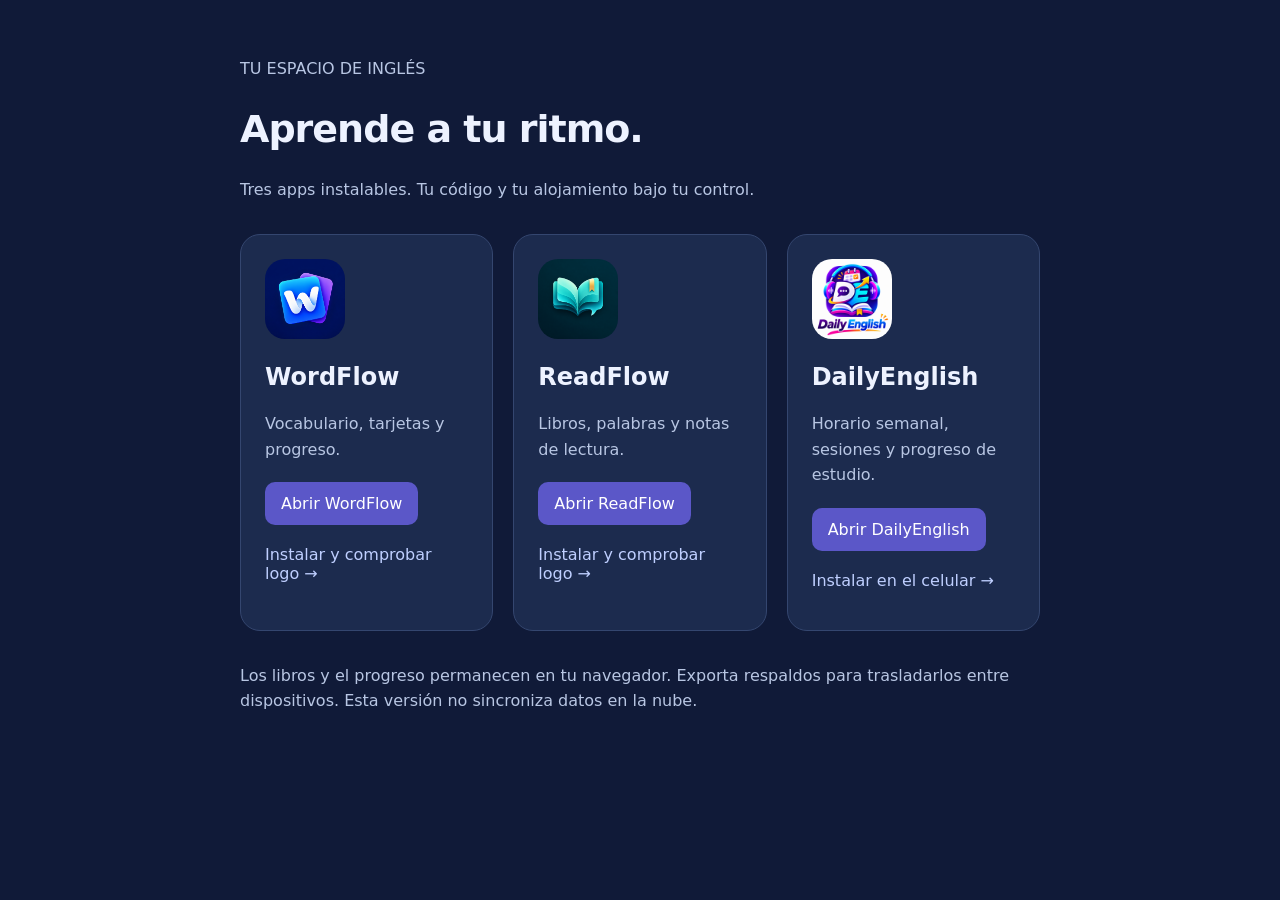
<file: index.html>
<!doctype html><html lang="es"><meta charset="utf-8"><meta name="viewport" content="width=device-width,initial-scale=1"><meta name="theme-color" content="#101a38"><title>Mis apps de inglés</title><style>body{font:16px system-ui;background:#101a38;color:#edf2ff;max-width:800px;margin:auto;padding:40px 22px}h1{font-size:38px;letter-spacing:-1px}p{line-height:1.6;color:#b8c6e3}.apps{display:grid;grid-template-columns:repeat(auto-fit,minmax(250px,1fr));gap:20px;margin:32px 0}article{padding:24px;background:#1c2b4e;border:1px solid #34466f;border-radius:20px}img{width:80px;border-radius:20px}a{display:inline-block;color:white;padding:12px 16px;background:#5b57c8;border-radius:10px;text-decoration:none;margin:4px 0}.secondary{background:transparent;color:#bfcfff;padding-left:0}</style><p>TU ESPACIO DE INGLÉS</p><h1>Aprende a tu ritmo.</h1><p>Tres apps instalables. Tu código y tu alojamiento bajo tu control.</p><div class="apps"><article><img src="wordflow/logo.png" alt="WordFlow"><h2>WordFlow</h2><p>Vocabulario, tarjetas y progreso.</p><a href="wordflow/">Abrir WordFlow</a><br><a class="secondary" href="wordflow/instalar.html">Instalar y comprobar logo →</a></article><article><img src="readflow/logo.png" alt="ReadFlow"><h2>ReadFlow</h2><p>Libros, palabras y notas de lectura.</p><a href="readflow/">Abrir ReadFlow</a><br><a class="secondary" href="readflow/instalar.html">Instalar y comprobar logo →</a></article><article><img src="dailyenglish/logo.png" alt="DailyEnglish"><h2>DailyEnglish</h2><p>Horario semanal, sesiones y progreso de estudio.</p><a href="dailyenglish/">Abrir DailyEnglish</a><br><a class="secondary" href="dailyenglish/instalar.html">Instalar en el celular →</a></article></div><p>Los libros y el progreso permanecen en tu navegador. Exporta respaldos para trasladarlos entre dispositivos. Esta versión no sincroniza datos en la nube.</p></html>
</file>
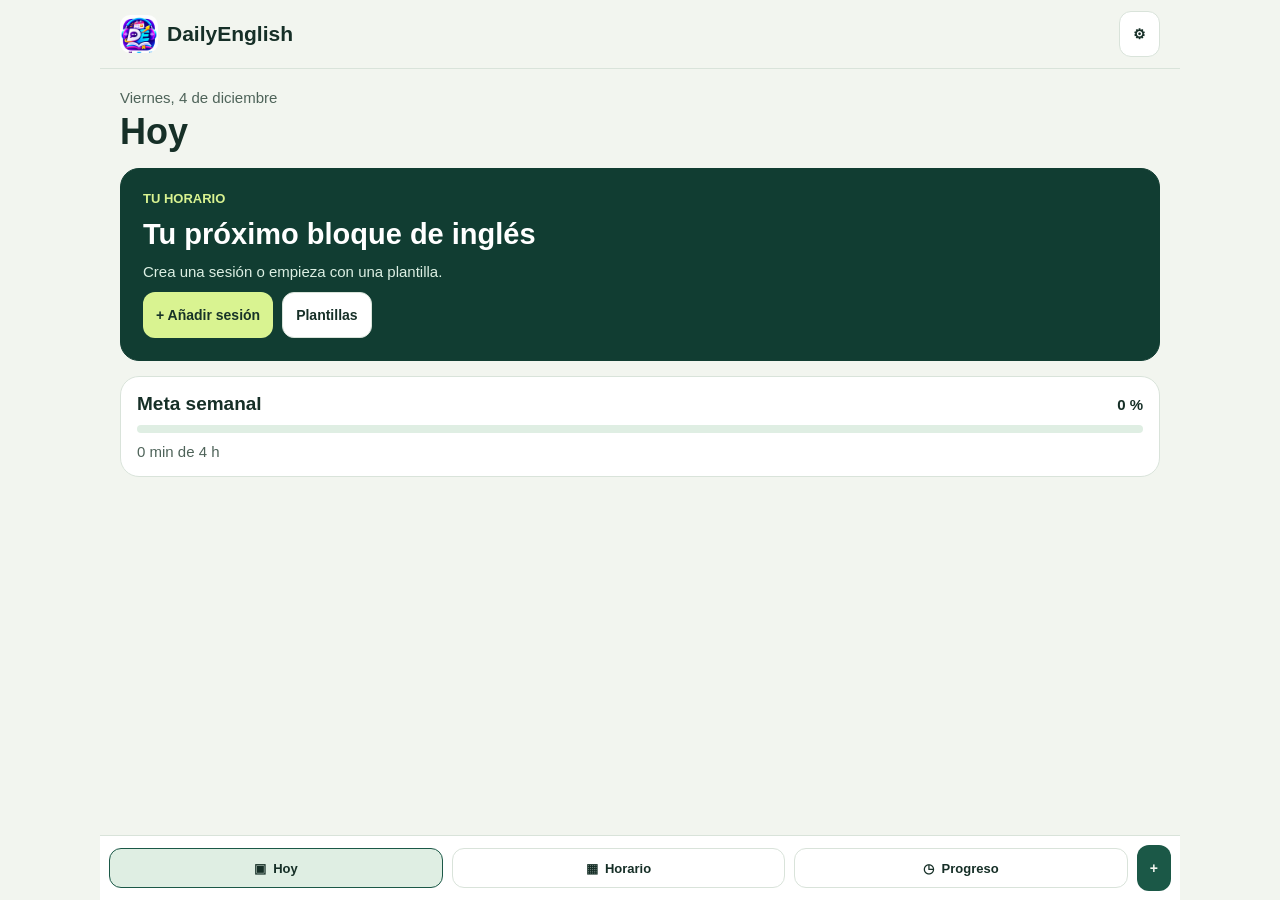
<file: dailyenglish/index.html>
<!DOCTYPE html>
<html lang="es">
  <head>
    <meta charset="utf-8" />
    <meta httpEquiv="X-UA-Compatible" content="IE=edge" />
    <meta name="viewport" content="width=device-width, initial-scale=1, shrink-to-fit=no" />
    <title>DailyEnglish</title>
    <!-- The `react-native-web` recommended style reset: https://necolas.github.io/react-native-web/docs/setup/#root-element -->
    <style id="expo-reset">
      /* These styles make the body full-height */
      html,
      body {
        height: 100%;
      }
      /* These styles disable body scrolling if you are using <ScrollView> */
      body {
        overflow: hidden;
      }
      /* These styles make the root element full-height */
      #root {
        display: flex;
        height: 100%;
        flex: 1;
      }
    </style>
      <link rel="manifest" href="./manifest.webmanifest">
    <link rel="icon" href="./icon-192.png">
    <link rel="apple-touch-icon" href="./icon-192.png">
    <meta name="theme-color" content="#113D32">
  </head>

  <body>
    <!-- Use static rendering with Expo Router to support running without JavaScript. -->
    <noscript>
      You need to enable JavaScript to run this app.
    </noscript>
    <!-- The root element for your Expo app. -->
    <div id="root"></div>
  <script src="./app-977ed2b82346ff5f.js" defer></script>
  <script>if ('serviceWorker' in navigator && location.protocol !== 'file:') navigator.serviceWorker.register('./sw.js').catch(console.warn);</script>
</body>
</html>
</file>
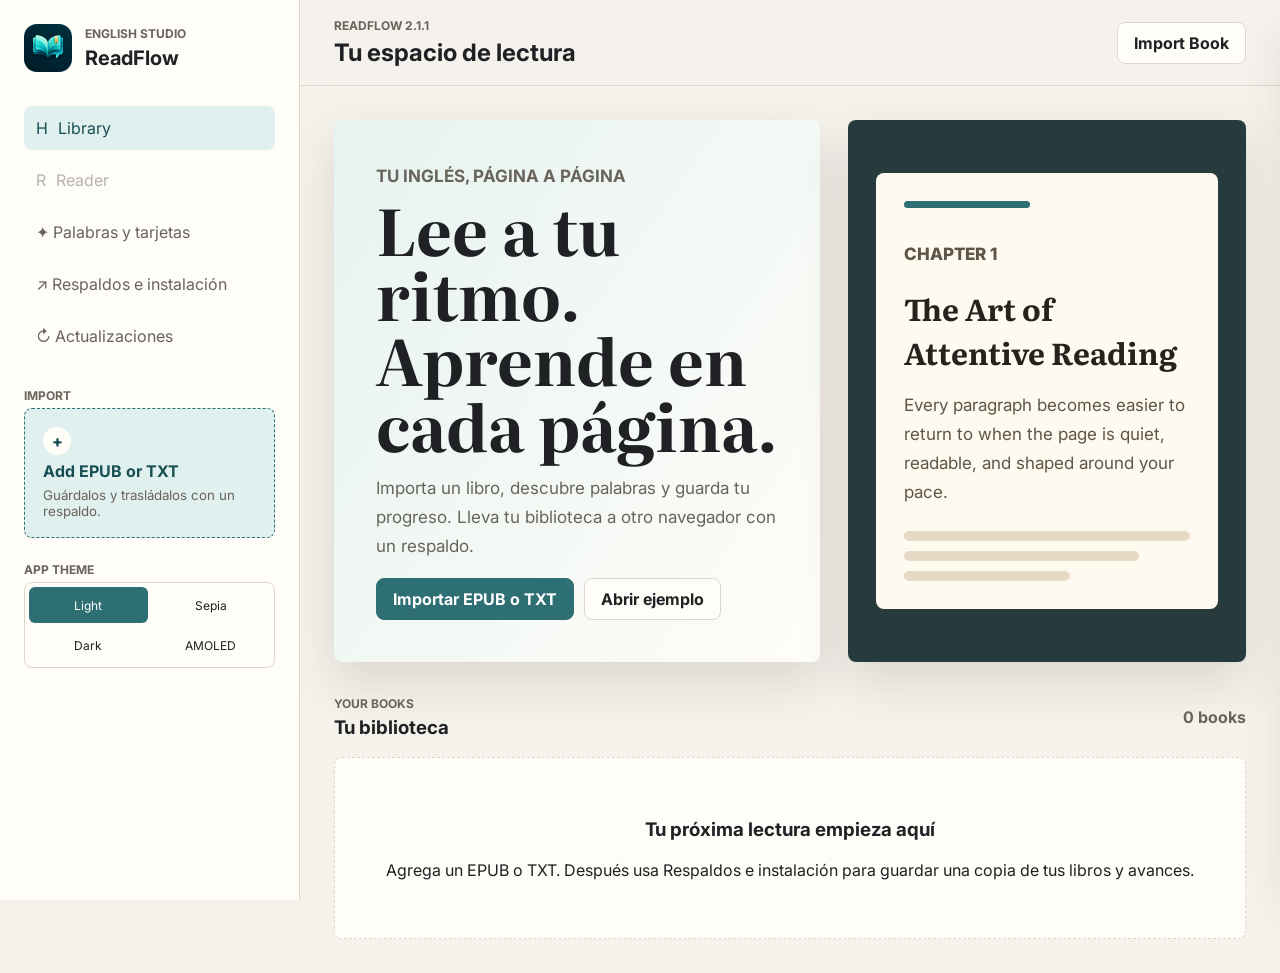
<file: readflow/index.html>
<!DOCTYPE html>
<html lang="en">
<head>
  <meta charset="UTF-8">
  <meta name="viewport" content="width=device-width, initial-scale=1.0">
  <title>ReadFlow · Lee, descubre y aprende</title>
  <link rel="preconnect" href="https://fonts.googleapis.com">
  <link rel="preconnect" href="https://fonts.gstatic.com" crossorigin>
  <link href="https://fonts.googleapis.com/css2?family=Inter:wght@400;500;600;700;800&family=Literata:opsz,wght@7..72,400;7..72,500;7..72,600&family=Merriweather:wght@300;400;700&family=Open+Sans:wght@400;500;600;700&family=Roboto:wght@400;500;700&family=Source+Serif+4:opsz,wght@8..60,400;8..60,600&display=swap" rel="stylesheet">
  <style>
:root {
  color-scheme: light;
  --bg: #f5f2ec;
  --surface: #fffdf8;
  --surface-strong: #ffffff;
  --text: #202124;
  --muted: #68645c;
  --line: #ded8cc;
  --accent: #2e6f73;
  --accent-strong: #184f54;
  --accent-soft: #dff0ee;
  --amber: #b96e2f;
  --danger: #b44141;
  --shadow: 0 20px 50px rgba(55, 45, 30, 0.14);
}

:root[data-theme="dark"] {
  color-scheme: dark;
  --bg: #151719;
  --surface: #1f2325;
  --surface-strong: #282d30;
  --text: #f4efe7;
  --muted: #b8b0a4;
  --line: #3b4143;
  --accent: #74c7bd;
  --accent-strong: #a5ded7;
  --accent-soft: #253d3c;
  --amber: #e0aa64;
  --danger: #f07d7d;
  --shadow: 0 20px 60px rgba(0, 0, 0, 0.34);
}

:root[data-theme="sepia"] {
  color-scheme: light;
  --bg: #efe4d0;
  --surface: #fbf1de;
  --surface-strong: #fff6e7;
  --text: #2f261e;
  --muted: #766550;
  --line: #d7c5a9;
  --accent: #7c6a38;
  --accent-strong: #4d421f;
  --accent-soft: #eadfc5;
  --amber: #9f622f;
  --danger: #a84242;
  --shadow: 0 20px 50px rgba(91, 67, 32, 0.15);
}

:root[data-theme="amoled"] {
  color-scheme: dark;
  --bg: #000000;
  --surface: #070707;
  --surface-strong: #000000;
  --text: #f5f5f5;
  --muted: #ababab;
  --line: #242424;
  --accent: #72d6c9;
  --accent-strong: #b5fff5;
  --accent-soft: #102522;
  --amber: #e5b66c;
  --danger: #ff8585;
  --shadow: 0 20px 60px rgba(0, 0, 0, 0.7);
}

* {
  box-sizing: border-box;
}

body {
  margin: 0;
  min-height: 100vh;
  background: var(--bg);
  color: var(--text);
  font-family: Inter, system-ui, sans-serif;
  transition: background 220ms ease, color 220ms ease;
}

button,
input,
select {
  font: inherit;
}

button {
  cursor: pointer;
}

button:disabled {
  cursor: not-allowed;
  opacity: 0.48;
}

.app-shell {
  display: grid;
  grid-template-columns: 300px minmax(0, 1fr);
  min-height: 100vh;
  transition: grid-template-columns 240ms ease;
}

body.is-reading .app-shell {
  grid-template-columns: minmax(0, 1fr);
}

body.is-reading .main {
  grid-column: 1 / -1;
}

.sidebar {
  position: sticky;
  top: 0;
  height: 100vh;
  padding: 24px;
  border-right: 1px solid var(--line);
  background: var(--surface);
  overflow-y: auto;
  z-index: 5;
  transition: transform 220ms ease, background 220ms ease, border-color 220ms ease;
}

body.is-reading .sidebar {
  position: fixed;
  inset: 0 auto 0 0;
  width: min(320px, 86vw);
  transform: translateX(-100%);
}

body.is-reading .sidebar.is-open {
  transform: translateX(0);
}

.brand {
  display: flex;
  align-items: center;
  gap: 13px;
  margin-bottom: 34px;
}

.brand-mark {
  display: grid;
  place-items: center;
  width: 46px;
  height: 46px;
  border-radius: 8px;
  background: var(--accent);
  color: #fff;
  font-family: Literata, serif;
  font-size: 24px;
  font-weight: 700;
}

.brand-kicker,
.eyebrow,
.section-label,
.book-type {
  margin: 0 0 5px;
  color: var(--muted);
  font-size: 12px;
  font-weight: 700;
  letter-spacing: 0;
  text-transform: uppercase;
}

.brand h1,
.topbar h2,
.library-header h3,
.reader-book-meta h3 {
  margin: 0;
}

.brand h1 {
  font-size: 20px;
}

.nav-list {
  display: grid;
  gap: 8px;
}

.nav-item,
.theme-option,
.toc-item {
  border: 0;
  color: var(--text);
  background: transparent;
}

.nav-item {
  display: flex;
  align-items: center;
  gap: 10px;
  width: 100%;
  min-height: 44px;
  padding: 0 12px;
  border-radius: 8px;
  color: var(--muted);
  text-align: left;
}

.nav-item.is-active,
.nav-item:hover {
  background: var(--accent-soft);
  color: var(--accent-strong);
}

.sidebar-section {
  margin-top: 30px;
}

.sidebar-section.compact {
  margin-top: 24px;
}

.file-drop {
  display: grid;
  gap: 6px;
  padding: 18px;
  border: 1px dashed var(--accent);
  border-radius: 8px;
  background: var(--accent-soft);
  color: var(--accent-strong);
}

.file-drop input {
  display: none;
}

.file-drop-icon {
  display: grid;
  place-items: center;
  width: 28px;
  height: 28px;
  border-radius: 50%;
  background: var(--surface);
  font-weight: 800;
}

.file-drop small {
  color: var(--muted);
}

.theme-switch {
  display: grid;
  grid-template-columns: 1fr 1fr;
  gap: 4px;
  padding: 4px;
  border: 1px solid var(--line);
  border-radius: 8px;
}

.theme-option {
  min-height: 36px;
  border-radius: 6px;
  font-size: 12px;
}

.theme-option.is-active {
  background: var(--accent);
  color: #fff;
}

.main {
  min-width: 0;
}

.topbar {
  position: sticky;
  top: 0;
  display: flex;
  align-items: center;
  justify-content: space-between;
  min-height: 82px;
  padding: 18px 34px;
  border-bottom: 1px solid var(--line);
  background: color-mix(in srgb, var(--bg) 86%, transparent);
  backdrop-filter: blur(18px);
  z-index: 4;
  transition: transform 220ms ease, background 220ms ease, border-color 220ms ease;
}

.topbar.is-hidden {
  transform: translateY(-100%);
}

.menu-toggle {
  display: none;
}

body.is-reading .menu-toggle {
  display: inline-grid;
}

.topbar-actions {
  display: flex;
  gap: 10px;
}

.icon-button,
.ghost-button,
.primary-button,
.secondary-button,
.icon-text-button,
.danger-button,
.tiny-button {
  min-height: 42px;
  border-radius: 8px;
  border: 1px solid var(--line);
  padding: 0 16px;
  font-weight: 700;
}

.icon-button,
.ghost-button,
.primary-button,
.secondary-button,
.icon-text-button,
.danger-button,
.tiny-button,
.nav-item,
.toc-item {
  transition: transform 160ms ease, background 160ms ease, border-color 160ms ease, color 160ms ease, opacity 160ms ease;
}

.icon-button:hover,
.ghost-button:hover,
.primary-button:hover,
.secondary-button:hover,
.icon-text-button:hover,
.tiny-button:hover {
  transform: translateY(-1px);
}

.icon-button {
  width: 42px;
  padding: 0;
  background: var(--surface);
  color: var(--text);
}

.ghost-button,
.icon-text-button,
.secondary-button {
  background: var(--surface);
  color: var(--text);
}

.primary-button {
  border-color: var(--accent);
  background: var(--accent);
  color: #fff;
}

.primary-button.small {
  min-height: 36px;
  padding-inline: 13px;
}

.danger-button {
  min-height: 36px;
  border-color: transparent;
  background: transparent;
  color: var(--danger);
}

.tiny-button {
  min-height: 30px;
  padding: 0 10px;
  border-color: var(--line);
  background: var(--surface-strong);
  color: var(--text);
  font-size: 12px;
}

.tiny-button.danger {
  color: var(--danger);
}

.view {
  display: none;
  opacity: 0;
  transform: translateY(8px);
}

.view.is-visible {
  display: block;
  animation: viewIn 220ms ease forwards;
}

@keyframes viewIn {
  to {
    opacity: 1;
    transform: translateY(0);
  }
}

.library-view {
  padding: 34px;
}

.hero {
  display: grid;
  grid-template-columns: minmax(0, 1.1fr) minmax(320px, 0.9fr);
  gap: 28px;
  align-items: stretch;
  margin-bottom: 34px;
}

.hero-content {
  display: flex;
  flex-direction: column;
  justify-content: center;
  min-height: 360px;
  padding: 42px;
  border-radius: 8px;
  background:
    linear-gradient(125deg, color-mix(in srgb, var(--accent-soft) 78%, var(--surface)), var(--surface));
  box-shadow: var(--shadow);
}

.hero h2 {
  max-width: 760px;
  margin: 0;
  font-family: Literata, serif;
  font-size: clamp(34px, 5vw, 64px);
  line-height: 1.02;
}

.hero p {
  max-width: 650px;
  color: var(--muted);
  font-size: 17px;
  line-height: 1.7;
}

.hero-actions,
.chapter-actions,
.book-actions {
  display: flex;
  flex-wrap: wrap;
  gap: 10px;
}

.hero-panel {
  display: flex;
  align-items: center;
  padding: 28px;
  border-radius: 8px;
  background: #273b3c;
  box-shadow: var(--shadow);
}

.preview-window {
  width: 100%;
  min-height: 300px;
  padding: 28px;
  border-radius: 8px;
  background: #fffaf0;
  color: #26231f;
}

.preview-bar {
  width: 44%;
  height: 7px;
  margin-bottom: 32px;
  border-radius: 999px;
  background: #2e6f73;
}

.preview-chapter {
  color: #8b6f43;
  font-size: 13px;
  font-weight: 800;
  text-transform: uppercase;
}

.preview-window h3 {
  margin: 0 0 14px;
  font-family: Literata, serif;
  font-size: 30px;
}

.preview-window p {
  color: #5f5548;
}

.preview-lines {
  display: grid;
  gap: 10px;
  margin-top: 24px;
}

.preview-lines span {
  height: 10px;
  border-radius: 999px;
  background: #e6dac7;
}

.preview-lines span:nth-child(2) {
  width: 82%;
}

.preview-lines span:nth-child(3) {
  width: 58%;
}

.library-header {
  display: flex;
  align-items: center;
  justify-content: space-between;
  margin: 26px 0 18px;
}

.library-count {
  color: var(--muted);
  font-weight: 700;
}

.book-grid {
  display: grid;
  grid-template-columns: repeat(auto-fill, minmax(260px, 1fr));
  gap: 18px;
}

.book-card {
  display: grid;
  grid-template-columns: 88px minmax(0, 1fr);
  gap: 16px;
  padding: 16px;
  border: 1px solid var(--line);
  border-radius: 8px;
  background: var(--surface);
  transition: transform 180ms ease, box-shadow 180ms ease, border-color 180ms ease;
}

.book-card:hover {
  transform: translateY(-3px);
  box-shadow: var(--shadow);
}

.book-cover {
  display: grid;
  place-items: end start;
  min-height: 128px;
  padding: 12px;
  border-radius: 6px;
  background: linear-gradient(160deg, var(--accent), #173f42);
  color: #fff;
  font-weight: 800;
}

.book-cover.txt {
  background: linear-gradient(160deg, var(--amber), #6a3c1e);
}

.book-card h4 {
  margin: 0 0 8px;
  font-size: 17px;
}

.book-card p {
  margin: 0 0 12px;
  color: var(--muted);
}

.mini-progress,
.progress-track {
  height: 8px;
  overflow: hidden;
  border-radius: 999px;
  background: color-mix(in srgb, var(--line) 70%, transparent);
}

.mini-progress span,
.progress-fill {
  display: block;
  height: 100%;
  border-radius: inherit;
  background: var(--accent);
}

.empty-state {
  padding: 42px;
  border: 1px dashed var(--line);
  border-radius: 8px;
  background: var(--surface);
  text-align: center;
}

.empty-state[hidden] {
  display: none;
}

.reader-layout {
  display: grid;
  grid-template-columns: 320px minmax(0, 1fr);
  min-height: calc(100vh - 82px);
  transition: grid-template-columns 240ms ease;
}

.reader-layout.is-panel-hidden {
  grid-template-columns: 0 minmax(0, 1fr);
}

.reader-layout.is-panel-hidden .reader-panel {
  opacity: 0;
  pointer-events: none;
  padding-inline: 0;
  overflow: hidden;
}

.reader-panel {
  padding: 24px;
  border-right: 1px solid var(--line);
  background: var(--surface);
  transition: opacity 180ms ease, padding 220ms ease, background 220ms ease, border-color 220ms ease;
}

.reader-book-meta {
  margin-bottom: 24px;
}

.reader-book-meta p:last-child,
.progress-wrap p {
  color: var(--muted);
}

.progress-label {
  display: flex;
  justify-content: space-between;
  margin-bottom: 10px;
  font-size: 14px;
}

.reader-controls {
  display: grid;
  gap: 15px;
  margin: 26px 0;
}

.reader-controls label {
  display: grid;
  gap: 8px;
  color: var(--muted);
  font-size: 13px;
  font-weight: 700;
}

.reader-controls input,
.reader-controls select,
.search-row input,
.highlight-item textarea,
.selection-popover textarea {
  width: 100%;
  min-height: 40px;
  border: 1px solid var(--line);
  border-radius: 8px;
  background: var(--surface-strong);
  color: var(--text);
  padding: 0 12px;
}

.session-panel,
.bookmark-block,
.notes-block,
.toc-block {
  margin-top: 24px;
}

.session-grid {
  display: grid;
  grid-template-columns: 1fr 1fr;
  gap: 8px;
}

.session-grid div {
  min-height: 58px;
  padding: 10px;
  border: 1px solid var(--line);
  border-radius: 8px;
  background: var(--surface-strong);
}

.session-grid span {
  display: block;
  color: var(--muted);
  font-size: 11px;
  font-weight: 700;
  text-transform: uppercase;
}

.session-grid strong {
  display: block;
  margin-top: 5px;
  font-size: 15px;
}

.panel-title-row {
  display: flex;
  justify-content: space-between;
  align-items: center;
}

.toc-list {
  display: grid;
  gap: 6px;
  max-height: 330px;
  overflow: auto;
}

.bookmark-list,
.highlight-list {
  display: grid;
  gap: 8px;
  max-height: 260px;
  overflow: auto;
}

.bookmark-item,
.highlight-item {
  display: grid;
  gap: 8px;
  padding: 10px;
  border: 1px solid var(--line);
  border-radius: 8px;
  background: var(--surface-strong);
}

.bookmark-jump,
.highlight-jump {
  display: flex;
  align-items: flex-start;
  gap: 8px;
  width: 100%;
  border: 0;
  background: transparent;
  color: var(--text);
  padding: 0;
  text-align: left;
  font-weight: 700;
}

.highlight-item textarea {
  min-height: 74px;
  padding: 9px 10px;
  resize: vertical;
  font-size: 13px;
}

.row-actions {
  display: flex;
  flex-wrap: wrap;
  gap: 6px;
}

.empty-mini {
  margin: 0;
  color: var(--muted);
  font-size: 13px;
}

.highlight-swatch {
  flex: 0 0 auto;
  width: 12px;
  height: 12px;
  margin-top: 3px;
  border-radius: 50%;
  background: #ffe08a;
}

.highlight-swatch.green,
.color-dot.green {
  background: #a8e8b1;
}

.highlight-swatch.blue,
.color-dot.blue {
  background: #a8d8ff;
}

.highlight-swatch.rose,
.color-dot.rose {
  background: #ffb7c8;
}

.toc-item {
  min-height: 38px;
  padding: 0 10px;
  border-radius: 7px;
  color: var(--muted);
  text-align: left;
}

.toc-item.is-active,
.toc-item:hover {
  background: var(--accent-soft);
  color: var(--accent-strong);
}

.reader-stage {
  min-width: 0;
  padding: 24px 28px 48px;
  transition: padding 220ms ease;
}

.reader-toolbar,
.search-row {
  display: flex;
  align-items: center;
  justify-content: space-between;
  gap: 14px;
  margin-bottom: 16px;
}

.search-row input {
  max-width: 520px;
}

.search-row span {
  color: var(--muted);
  font-size: 14px;
  font-weight: 700;
}

.reader-page {
  --reader-font-size: 19px;
  --reader-font-family: "Literata", serif;
  --reader-line-height: 1.75;
  --reader-font-weight: 400;
  --reader-paragraph-spacing: 1.2em;
  --reader-width: 760px;
  --reader-margin: 48px;
  width: min(100%, var(--reader-width));
  height: calc(100vh - 212px);
  margin: 0 auto;
  padding: var(--reader-margin);
  overflow-y: auto;
  border: 1px solid var(--line);
  border-radius: 8px;
  background: var(--surface-strong);
  box-shadow: var(--shadow);
  scroll-behavior: smooth;
  transition: opacity 160ms ease, transform 160ms ease, background 220ms ease, color 220ms ease, padding 180ms ease, width 180ms ease;
}

.reader-page.is-turning {
  opacity: 0.52;
  transform: translateY(6px);
}

.reader-page[data-reader-theme="light"] {
  background: #fffdf8;
  color: #202124;
}

.reader-page[data-reader-theme="sepia"] {
  background: #fbf0da;
  color: #30261d;
  border-color: #d7c1a0;
}

.reader-page[data-reader-theme="dark"] {
  background: #202426;
  color: #f2eee7;
  border-color: #3a4144;
}

.reader-page[data-reader-theme="amoled"] {
  background: #000000;
  color: #f8f8f8;
  border-color: #1b1b1b;
  box-shadow: none;
}

.chapter-label {
  margin: 0 0 8px;
  color: var(--amber);
  font-size: 13px;
  font-weight: 800;
  text-transform: uppercase;
}

.reader-page h2 {
  margin: 0 0 28px;
  font-family: Literata, serif;
  font-size: clamp(28px, 4vw, 44px);
  line-height: 1.1;
}

.chapter-content {
  font-family: var(--reader-font-family);
  font-size: var(--reader-font-size);
  font-weight: var(--reader-font-weight);
  line-height: var(--reader-line-height);
}

.chapter-content p {
  margin: 0 0 var(--reader-paragraph-spacing);
}

mark {
  border-radius: 3px;
  background: #ffe08a;
  color: #201b10;
}

.saved-highlight {
  border-radius: 3px;
  box-decoration-break: clone;
  -webkit-box-decoration-break: clone;
  padding: 0.03em 0.1em;
  cursor: pointer;
}

.saved-highlight.yellow {
  background: rgba(255, 224, 138, 0.72);
  color: inherit;
}

.saved-highlight.green {
  background: rgba(168, 232, 177, 0.68);
  color: inherit;
}

.saved-highlight.blue {
  background: rgba(168, 216, 255, 0.7);
  color: inherit;
}

.saved-highlight.rose {
  background: rgba(255, 183, 200, 0.7);
  color: inherit;
}

.selection-popover {
  position: fixed;
  z-index: 20;
  display: grid;
  gap: 10px;
  width: min(300px, calc(100vw - 24px));
  padding: 12px;
  border: 1px solid var(--line);
  border-radius: 8px;
  background: var(--surface);
  box-shadow: var(--shadow);
}

.selection-popover[hidden] {
  display: none;
}

.color-row {
  display: flex;
  gap: 8px;
}

.color-dot {
  width: 28px;
  height: 28px;
  border: 2px solid transparent;
  border-radius: 50%;
  background: #ffe08a;
}

.color-dot.is-active {
  border-color: var(--text);
}

.selection-popover textarea {
  min-height: 76px;
  padding: 9px 10px;
  resize: vertical;
}

.language-result-panel {
  --result-panel-width: 430px;
  position: fixed;
  inset: 0;
  z-index: 30;
  pointer-events: none;
}

.language-result-panel.is-open {
  pointer-events: auto;
}

.result-panel-overlay {
  position: absolute;
  inset: 0;
  background: rgba(10, 12, 12, 0.2);
  opacity: 0;
  transition: opacity 220ms ease;
}

.language-result-panel.is-open .result-panel-overlay {
  opacity: 1;
}

.result-panel-shell {
  position: absolute;
  top: 14px;
  right: 14px;
  bottom: 14px;
  display: grid;
  grid-template-rows: auto auto minmax(0, 1fr);
  width: min(var(--result-panel-width), calc(100vw - 28px));
  overflow: hidden;
  border: 1px solid color-mix(in srgb, var(--line) 75%, transparent);
  border-radius: 8px;
  background: color-mix(in srgb, var(--surface) 86%, transparent);
  box-shadow: var(--shadow);
  backdrop-filter: blur(22px) saturate(1.15);
  transform: translateX(calc(100% + 24px));
  transition: transform 260ms ease, background 220ms ease, border-color 220ms ease;
}

.language-result-panel.is-open .result-panel-shell {
  transform: translateX(0);
}

.result-resize-handle {
  position: absolute;
  inset: 0 auto 0 0;
  width: 8px;
  border: 0;
  border-radius: 0;
  background: transparent;
  cursor: ew-resize;
}

.result-resize-handle:hover {
  background: color-mix(in srgb, var(--accent) 16%, transparent);
}

.result-panel-header {
  display: flex;
  align-items: flex-start;
  justify-content: space-between;
  gap: 16px;
  padding: 22px 22px 14px;
  border-bottom: 1px solid var(--line);
}

.result-panel-header h2 {
  margin: 0;
  font-family: Literata, Georgia, serif;
  font-size: 25px;
  line-height: 1.12;
}

.result-state-pill {
  justify-self: start;
  margin: 14px 22px 0;
  padding: 6px 10px;
  border: 1px solid var(--line);
  border-radius: 999px;
  background: var(--accent-soft);
  color: var(--accent-strong);
  font-size: 12px;
  font-weight: 800;
}

.result-panel-content {
  min-height: 0;
  padding: 18px 22px 24px;
  overflow: auto;
}

.panel-state {
  padding: 20px;
  border: 1px solid var(--line);
  border-radius: 8px;
  background: var(--surface-strong);
}

.panel-state h3,
.panel-state p {
  margin: 0;
}

.panel-state p + p,
.panel-state h3 + p {
  margin-top: 8px;
  color: var(--muted);
  line-height: 1.55;
}

.loading-state {
  display: flex;
  align-items: center;
  gap: 12px;
}

.loading-state span {
  width: 18px;
  height: 18px;
  border: 3px solid color-mix(in srgb, var(--accent) 25%, transparent);
  border-top-color: var(--accent);
  border-radius: 50%;
  animation: panelSpin 720ms linear infinite;
}

@keyframes panelSpin {
  to {
    transform: rotate(360deg);
  }
}

.result-selected-text,
.provider-state-card,
.result-fields,
.result-actions,
.more-info {
  margin-bottom: 16px;
}

.result-selected-text,
.provider-state-card,
.result-field,
.more-info details {
  border: 1px solid var(--line);
  border-radius: 8px;
  background: var(--surface-strong);
}

.result-selected-text {
  padding: 16px;
}

.result-label {
  margin: 0 0 8px;
  color: var(--muted);
  font-size: 11px;
  font-weight: 800;
  text-transform: uppercase;
}

.result-selected-text blockquote {
  margin: 0;
  font-family: Literata, Georgia, serif;
  font-size: 18px;
  line-height: 1.55;
}

.result-meta {
  display: flex;
  flex-wrap: wrap;
  gap: 8px;
  margin-top: 14px;
}

.result-meta span {
  padding: 5px 8px;
  border-radius: 999px;
  background: var(--accent-soft);
  color: var(--accent-strong);
  font-size: 12px;
  font-weight: 800;
}

.provider-state-card {
  padding: 16px;
}

.provider-state-card h4 {
  margin: 0 0 6px;
}

.provider-state-card p {
  margin: 0;
  color: var(--muted);
  line-height: 1.5;
}

.provider-state-card ul {
  display: grid;
  gap: 8px;
  margin: 14px 0 0;
  padding: 0;
  list-style: none;
}

.provider-state-card li {
  display: flex;
  justify-content: space-between;
  gap: 12px;
  padding-top: 8px;
  border-top: 1px solid var(--line);
  color: var(--muted);
  font-size: 13px;
}

.provider-state-card strong {
  color: var(--amber);
}

.provider-errors {
  display: grid;
  gap: 6px;
  margin-top: 12px;
}

.provider-errors p {
  padding: 8px 10px;
  border-radius: 8px;
  background: color-mix(in srgb, var(--danger) 12%, transparent);
  color: var(--danger);
  font-size: 13px;
}

.result-fields {
  display: grid;
  gap: 10px;
}

.result-field {
  padding: 14px;
}

.result-field span {
  display: block;
  margin-bottom: 6px;
  color: var(--muted);
  font-size: 12px;
  font-weight: 800;
  text-transform: uppercase;
}

.result-field p {
  margin: 0;
  line-height: 1.55;
}

.result-actions {
  display: flex;
  flex-wrap: wrap;
  gap: 8px;
}

.result-action {
  min-height: 36px;
  padding: 0 12px;
  border: 1px solid var(--line);
  border-radius: 8px;
  background: var(--surface-strong);
  color: var(--text);
  font-size: 13px;
  font-weight: 800;
  transition: transform 160ms ease, background 160ms ease;
}

.result-action:hover {
  transform: translateY(-1px);
  background: var(--accent-soft);
  color: var(--accent-strong);
}

.result-action.accent {
  border-color: var(--accent);
  background: var(--accent);
  color: #fff;
}

.more-info {
  display: grid;
  gap: 8px;
}

.more-info details {
  padding: 0;
  overflow: hidden;
}

.more-info summary {
  cursor: pointer;
  padding: 13px 14px;
  font-weight: 800;
}

.more-info details p {
  margin: 0;
  padding: 0 14px 14px;
  color: var(--muted);
  line-height: 1.5;
}

.toast {
  position: fixed;
  right: 22px;
  bottom: 22px;
  transform: translateY(18px);
  opacity: 0;
  pointer-events: none;
  max-width: min(420px, calc(100vw - 32px));
  padding: 13px 16px;
  border-radius: 8px;
  background: var(--text);
  color: var(--bg);
  box-shadow: var(--shadow);
  transition: 180ms ease;
  z-index: 10;
}

.toast.is-visible {
  transform: translateY(0);
  opacity: 1;
}

@media (max-width: 1050px) {
  .app-shell,
  .reader-layout,
  .hero {
    grid-template-columns: 1fr;
  }

  .sidebar {
    position: fixed;
    inset: 0 auto 0 0;
    width: min(320px, 86vw);
    transform: translateX(-100%);
    transition: transform 180ms ease;
  }

  .sidebar.is-open {
    transform: translateX(0);
  }

  .menu-toggle {
    display: inline-grid;
  }

  .reader-panel {
    border-right: 0;
    border-bottom: 1px solid var(--line);
  }

  .reader-controls {
    grid-template-columns: repeat(2, minmax(0, 1fr));
  }

  .toc-list {
    max-height: 180px;
  }
}

@media (max-width: 700px) {
  .topbar,
  .library-view,
  .reader-stage {
    padding-inline: 16px;
  }

  .topbar h2 {
    font-size: 18px;
  }

  .topbar-actions {
    display: none;
  }

  .hero-content,
  .hero-panel,
  .empty-state {
    padding: 22px;
  }

  .hero-content {
    min-height: auto;
  }

  .book-card {
    grid-template-columns: 76px minmax(0, 1fr);
  }

  .reader-controls,
  .reader-toolbar,
  .search-row {
    grid-template-columns: 1fr;
    display: grid;
    align-items: stretch;
  }

  .chapter-actions {
    display: grid;
    grid-template-columns: 1fr 1fr;
  }

  .reader-page {
    height: calc(100vh - 250px);
    padding: 30px 22px;
  }

  .result-panel-shell {
    top: auto;
    right: 0;
    bottom: 0;
    left: 0;
    width: 100%;
    height: min(86vh, 760px);
    border-radius: 8px 8px 0 0;
    transform: translateY(100%);
  }

  .language-result-panel.is-open .result-panel-shell {
    transform: translateY(0);
  }

  .result-resize-handle {
    display: none;
  }
}

</style>
<link rel="stylesheet" href="readflow.css"><link rel="manifest" href="manifest.webmanifest"><link rel="icon" type="image/png" sizes="48x48" href="readflow-icon-v2-48.png"><link rel="shortcut icon" href="favicon.ico"><link rel="apple-touch-icon" href="readflow-icon-v2-180.png"><meta name="theme-color" content="#083f43"><meta name="apple-mobile-web-app-capable" content="yes"><meta name="apple-mobile-web-app-title" content="ReadFlow"></head>
<body>
  <div class="app-shell">
    <aside class="sidebar" id="sidebar">
      <div class="brand">
        <img class="rf-logo" src="logo.png" alt="ReadFlow" width="48" height="48">
        <div>
          <p class="brand-kicker">English Studio</p>
          <h1>ReadFlow</h1>
        </div>
      </div>

      <nav class="nav-list" aria-label="Primary">
        <button class="nav-item is-active" data-view-target="libraryView">
          <span aria-hidden="true">H</span>
          <span>Library</span>
        </button>
        <button class="nav-item" data-view-target="readerView" id="readerNavButton" disabled>
          <span aria-hidden="true">R</span>
          <span>Reader</span>
        </button>
      <button class="nav-item" id="rfNotebook">✦ Palabras y tarjetas</button><button class="nav-item" id="rfBackups">↗ Respaldos e instalación</button><button class="nav-item" id="rfUpdates">↻ Actualizaciones</button></nav>

      <section class="sidebar-section">
        <p class="section-label">Import</p>
        <label class="file-drop" for="bookImport">
          <input id="bookImport" type="file" accept=".txt,.epub,text/plain,application/epub+zip" multiple>
          <span class="file-drop-icon" aria-hidden="true">+</span>
          <strong>Add EPUB or TXT</strong>
          <small>Guárdalos y trasládalos con un respaldo.</small>
        </label>
      </section>

      <section class="sidebar-section compact">
        <p class="section-label">App theme</p>
        <div class="theme-switch" role="group" aria-label="Theme">
          <button class="theme-option is-active" data-theme-choice="light">Light</button>
          <button class="theme-option" data-theme-choice="sepia">Sepia</button>
          <button class="theme-option" data-theme-choice="dark">Dark</button>
          <button class="theme-option" data-theme-choice="amoled">AMOLED</button>
        </div>
      </section>
    </aside>

    <main class="main">
      <header class="topbar" id="topbar">
        <button class="icon-button menu-toggle" id="menuToggle" aria-label="Open navigation">Menu</button>
        <div>
          <p class="eyebrow">ReadFlow 2.1.1</p>
          <h2 id="pageTitle">Tu espacio de lectura</h2>
        </div>
        <div class="topbar-actions">
          <button class="ghost-button" id="importButton">Import Book</button>
        </div>
      </header>

      <section class="view library-view is-visible" id="libraryView">
        <div class="hero">
          <div class="hero-content">
            <p class="eyebrow">TU INGLÉS, PÁGINA A PÁGINA</p>
            <h2>Lee a tu ritmo. Aprende en cada página.</h2>
            <p>Importa un libro, descubre palabras y guarda tu progreso. Lleva tu biblioteca a otro navegador con un respaldo.</p>
            <div class="hero-actions">
              <button class="primary-button" id="heroImportButton">Importar EPUB o TXT</button>
              <button class="secondary-button" id="sampleBookButton">Abrir ejemplo</button>
            </div>
          </div>
          <div class="hero-panel" aria-label="Reader preview">
            <div class="preview-window">
              <div class="preview-bar"></div>
              <p class="preview-chapter">Chapter 1</p>
              <h3>The Art of Attentive Reading</h3>
              <p>Every paragraph becomes easier to return to when the page is quiet, readable, and shaped around your pace.</p>
              <div class="preview-lines" aria-hidden="true">
                <span></span><span></span><span></span>
              </div>
            </div>
          </div>
        </div>

        <div class="library-header">
          <div>
            <p class="eyebrow">Your books</p>
            <h3>Tu biblioteca</h3>
          </div>
          <div class="library-count" id="libraryCount">0 books</div>
        </div>

        <div class="book-grid" id="bookGrid" aria-live="polite"></div>
        <div class="empty-state" id="emptyState">
          <h3>Tu próxima lectura empieza aquí</h3>
          <p>Agrega un EPUB o TXT. Después usa Respaldos e instalación para guardar una copia de tus libros y avances.</p>
        </div>
      </section>

      <section class="view reader-view" id="readerView" aria-live="polite">
        <div class="reader-layout" id="readerLayout">
          <aside class="reader-panel" id="readerPanel">
            <div class="reader-book-meta">
              <p class="eyebrow">Now reading</p>
              <h3 id="readerBookTitle">No book open</h3>
              <p id="readerBookAuthor"></p>
            </div>

            <div class="progress-wrap">
              <div class="progress-label">
                <span>Progress</span>
                <strong id="progressText">0%</strong>
              </div>
              <div class="progress-track">
                <div class="progress-fill" id="progressFill"></div>
              </div>
              <p id="readingTimeText">Estimated time: 0 min</p>
            </div>

            <div class="reader-controls">
              <label>
                <span>Reading theme</span>
                <select id="readerThemeControl">
                  <option value="light">Light</option>
                  <option value="sepia">Sepia</option>
                  <option value="dark">Dark</option>
                  <option value="amoled">AMOLED</option>
                </select>
              </label>
              <label>
                <span>Font size</span>
                <input id="fontSizeControl" type="range" min="15" max="32" value="19">
              </label>
              <label>
                <span>Font family</span>
                <select id="fontFamilyControl">
                  <option value="Georgia">Georgia</option>
                  <option value="Merriweather">Merriweather</option>
                  <option value="Open Sans">Open Sans</option>
                  <option value="Roboto">Roboto</option>
                  <option value="Inter">Inter</option>
                  <option value="Literata">Literata</option>
                  <option value="Source Serif 4">Source Serif 4</option>
                </select>
              </label>
              <label>
                <span>Font weight</span>
                <input id="fontWeightControl" type="range" min="300" max="800" step="100" value="400">
              </label>
              <label>
                <span>Line spacing</span>
                <input id="lineSpacingControl" type="range" min="1.35" max="2.35" step="0.05" value="1.75">
              </label>
              <label>
                <span>Paragraph spacing</span>
                <input id="paragraphSpacingControl" type="range" min="0.7" max="2.4" step="0.1" value="1.2">
              </label>
              <label>
                <span>Text width</span>
                <input id="pageWidthControl" type="range" min="560" max="1060" step="20" value="760">
              </label>
              <label>
                <span>Margins</span>
                <input id="marginControl" type="range" min="24" max="92" step="4" value="48">
              </label>
            </div>

            <div class="session-panel">
              <p class="section-label">Reading session</p>
              <div class="session-grid">
                <div><span>Chapter</span><strong id="sessionChapter">-</strong></div>
                <div><span>Pages</span><strong id="sessionPages">0</strong></div>
                <div><span>Time</span><strong id="sessionTime">0m</strong></div>
                <div><span>Words</span><strong id="sessionWords">0</strong></div>
                <div><span>Finish</span><strong id="sessionCompletion">-</strong></div>
                <div><span>Speed</span><strong id="sessionWpm">0 WPM</strong></div>
              </div>
            </div>

            <div class="toc-block">
              <div class="panel-title-row">
                <p class="section-label">Contents</p>
                <span id="chapterCount"></span>
              </div>
              <div class="toc-list" id="tocList"></div>
            </div>

            <div class="bookmark-block">
              <div class="panel-title-row">
                <p class="section-label">Bookmarks</p>
                <button class="tiny-button" id="addBookmarkButton">Add</button>
              </div>
              <div class="bookmark-list" id="bookmarkList"></div>
            </div>

            <div class="notes-block">
              <div class="panel-title-row">
                <p class="section-label">Highlights</p>
                <span id="highlightCount">0</span>
              </div>
              <div class="highlight-list" id="highlightList"></div>
            </div>
          </aside>

          <article class="reader-stage">
            <div class="reader-toolbar" id="readerToolbar">
              <button class="ghost-button" id="backToLibraryButton">Library</button>
              <div class="chapter-actions">
                <button class="icon-text-button" id="hideReaderPanelButton">Focus</button>
                <button class="icon-text-button" id="fullscreenButton">Fullscreen</button>
                <button class="icon-text-button" id="prevChapterButton">Previous</button>
                <button class="icon-text-button" id="nextChapterButton">Next</button>
              </div>
            </div>

            <div class="search-row">
              <input id="bookSearchInput" type="search" placeholder="Search inside this book" autocomplete="off">
              <span id="searchResultText">0 results</span>
            </div>

            <div class="reader-page" id="readerPage">
              <p class="chapter-label" id="chapterLabel"></p>
              <h2 id="chapterTitle"></h2>
              <div class="chapter-content" id="chapterContent"></div>
            </div>
          </article>
        </div>
      </section>
    </main>
  </div>

  <div class="selection-popover" id="selectionPopover" hidden>
    <div class="color-row" aria-label="Highlight color">
      <button class="color-dot yellow" data-highlight-color="yellow" aria-label="Yellow highlight"></button>
      <button class="color-dot green" data-highlight-color="green" aria-label="Green highlight"></button>
      <button class="color-dot blue" data-highlight-color="blue" aria-label="Blue highlight"></button>
      <button class="color-dot rose" data-highlight-color="rose" aria-label="Rose highlight"></button>
    </div>
    <textarea id="highlightNoteInput" placeholder="Optional note"></textarea>
    <button class="primary-button small" id="saveHighlightButton">Save highlight</button>
  </div>

  <aside class="language-result-panel" id="languageResultPanel" aria-hidden="true" aria-label="Language Intelligence Result">
    <div class="result-panel-overlay" data-result-overlay></div>
    <section class="result-panel-shell">
      <button class="result-resize-handle" data-result-resize aria-label="Resize language panel"></button>
      <header class="result-panel-header">
        <div>
          <p class="eyebrow" data-result-kicker>Language Intelligence Engine</p>
          <h2 data-result-title>Select text to analyze</h2>
        </div>
        <button class="icon-button" data-result-close aria-label="Close language panel">X</button>
      </header>
      <div class="result-state-pill" data-result-state>Empty State</div>
      <div class="result-panel-content" data-result-content>
        <div class="panel-state empty-state-panel">
          <h3>No selection yet</h3>
          <p>Select a word, sentence, or paragraph while reading to prepare a language result.</p>
        </div>
      </div>
    </section>
  </aside>

  <div class="toast" id="toast" role="status" aria-live="polite"></div>

  <script src="reader.js"></script>
<div id="rfNotice" role="status" hidden></div><button id="rfAnalyzeSelection" hidden>Consultar selección</button><button id="rfUpdate" hidden>Nueva versión · Actualizar</button>
<dialog id="rfDialog"><header><h2 id="rfDialogTitle">ReadFlow</h2><button id="rfClose" aria-label="Cerrar">✕</button></header><div id="rfDialogBody"></div></dialog>
<input id="rfBackupInput" type="file" accept="application/json,.json" hidden>
<script src="readflow.js"></script></body>
</html>
</file>
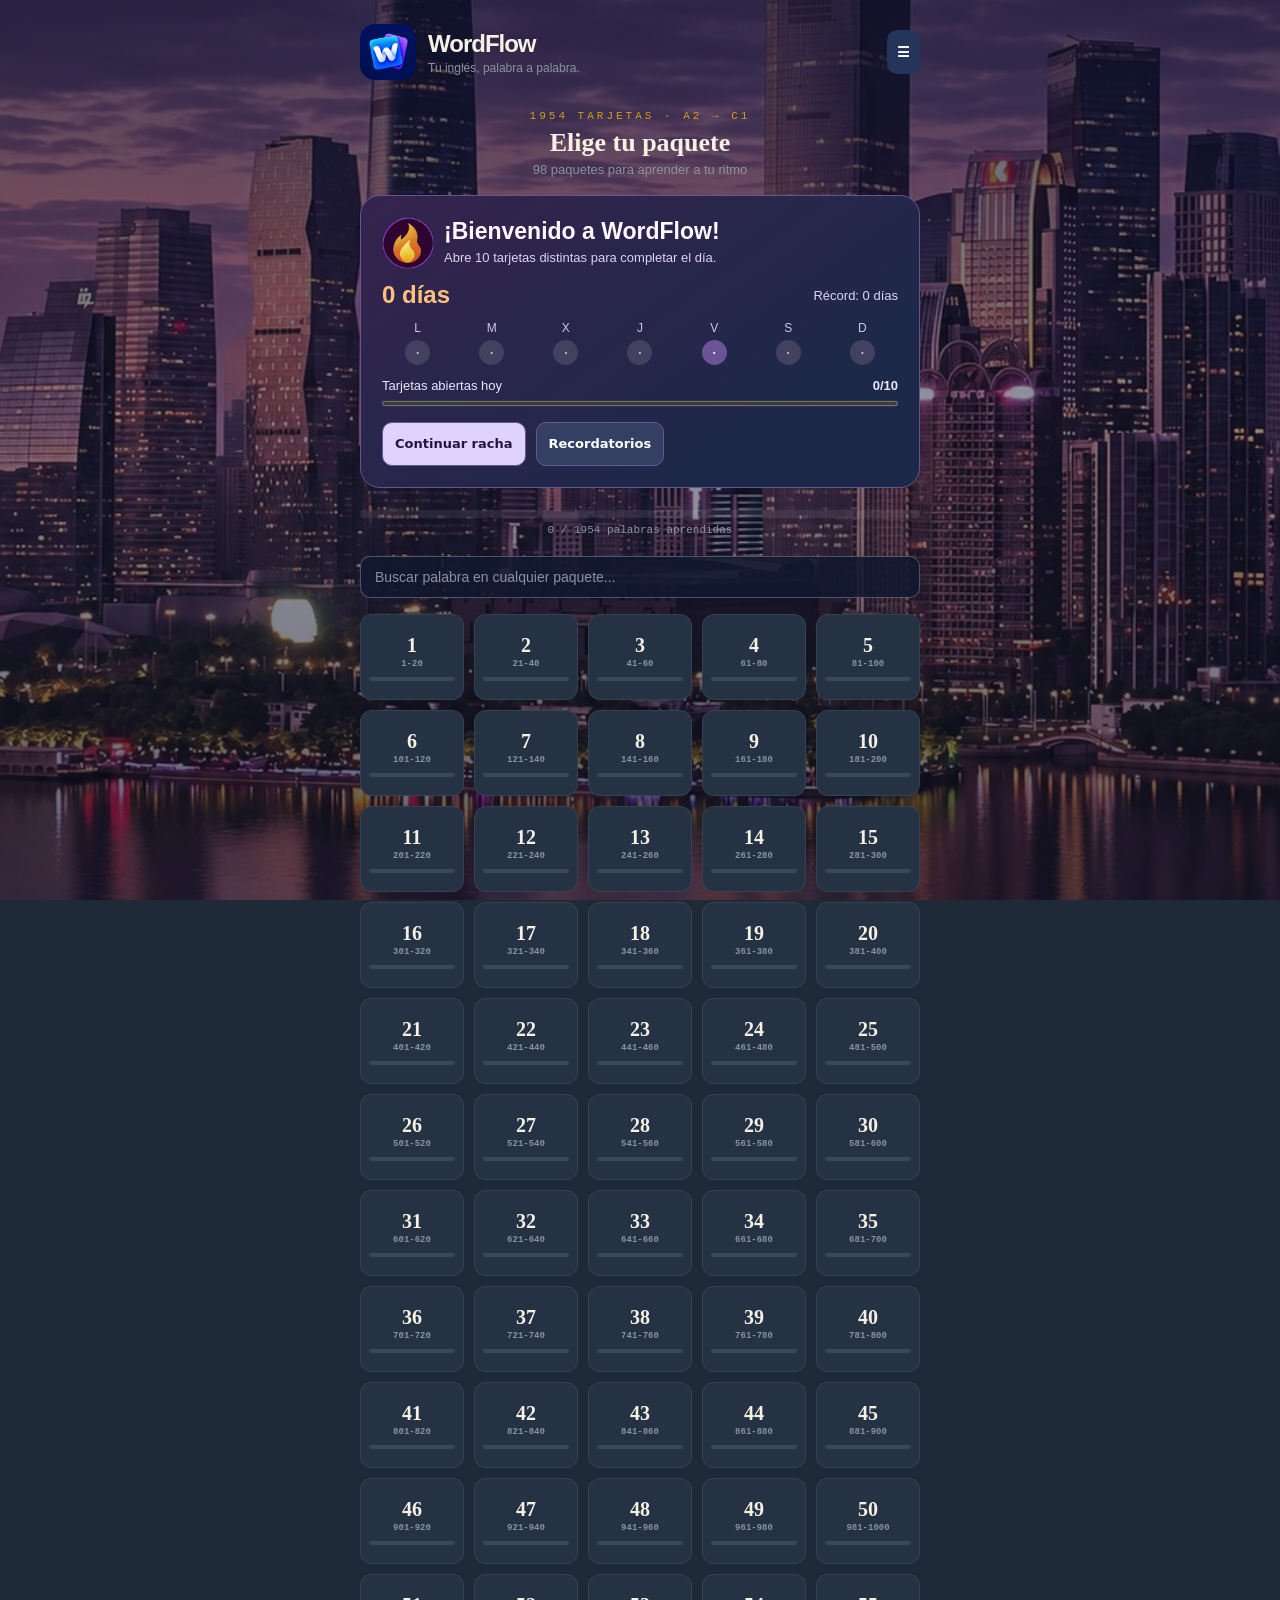
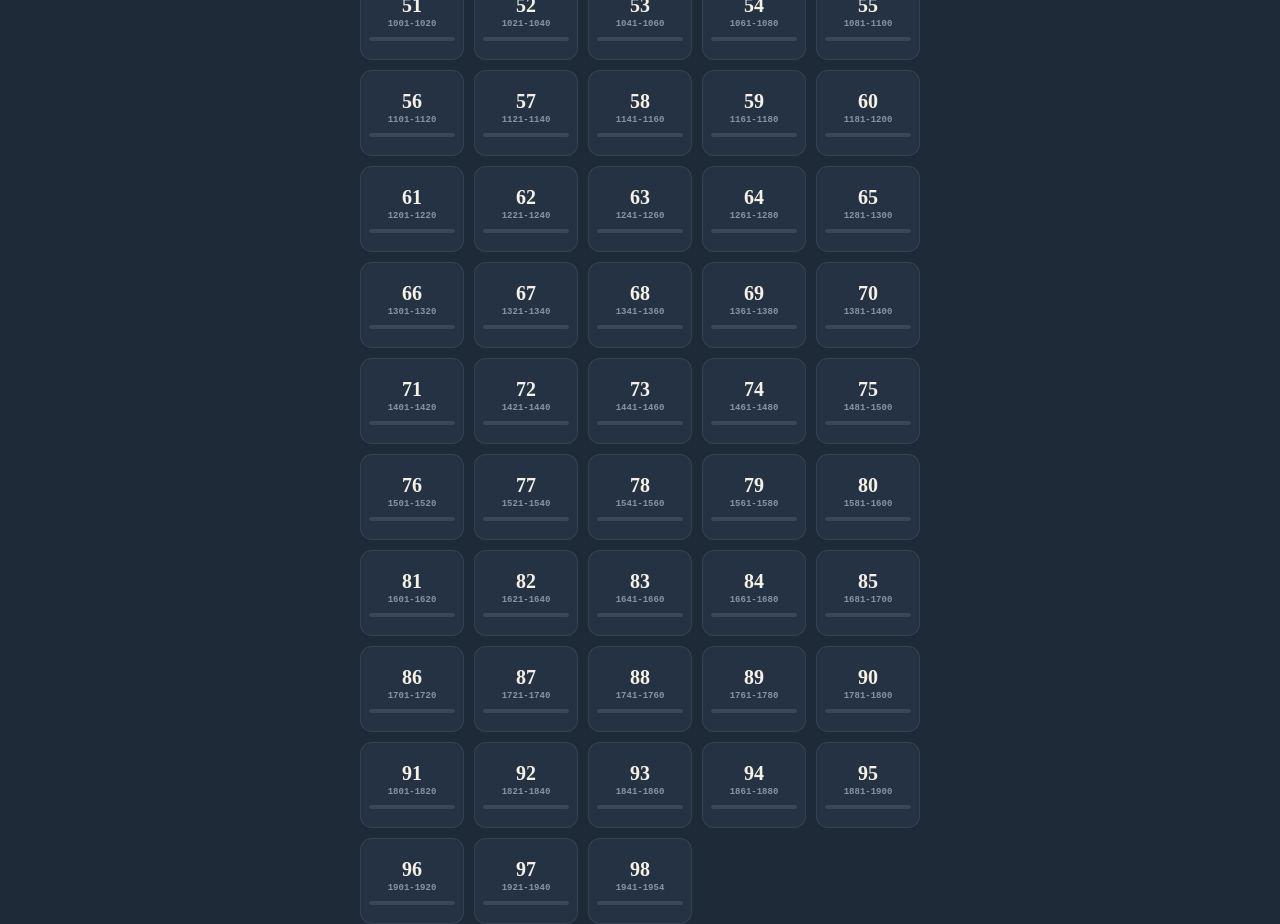
<file: wordflow/index.html>
<!DOCTYPE html>
<html lang="es">
<head>
<meta charset="UTF-8">
<meta name="viewport" content="width=device-width, initial-scale=1.0">
<title>WordFlow · Tu inglés, palabra a palabra</title>
<meta name="application-name" content="WordFlow"><meta name="mobile-web-app-capable" content="yes">
<meta name="theme-color" content="#101a38"><meta name="apple-mobile-web-app-capable" content="yes"><meta name="apple-mobile-web-app-title" content="WordFlow">
<link rel="manifest" href="manifest.webmanifest"><link rel="apple-touch-icon" href="wordflow-icon-v2-180.png"><link rel="icon" href="wordflow-icon-v2-48.png"><link rel="stylesheet" href="wordflow.css"><link rel="stylesheet" href="streak.css">
<style>
  :root{
    --ink:#1E2A38;
    --paper:#F6F1E4;
    --paper-line:#E4DCC6;
    --amber:#D4A017;
    --sage:#5F8B7A;
    --sage-dark:#436456;
    --rust:#B5473F;
    --muted:#8B93A0;
    --card-bg:#243244;
    --font-display: Georgia, 'Iowan Old Style', 'Palatino Linotype', serif;
    --font-mono: 'Courier New', Courier, monospace;
    --font-body: -apple-system, BlinkMacSystemFont, 'Segoe UI', sans-serif;
  }
  *{box-sizing:border-box;}
  html, body{ height:100%; }
  body{
    position:relative;
    isolation:isolate;
    margin:0;
    background: var(--ink);
    font-family: var(--font-body);
    color: var(--paper);
    min-height:100vh;
    padding: 24px 14px 60px;
    display:flex;
    flex-direction:column;
    align-items:center;
    overflow-x:hidden;
  }
  body::before{
    content:"";
    position:fixed; inset:0; z-index:-1;
    background:
      linear-gradient(180deg, rgba(14,16,38,.70), rgba(14,16,38,.43) 48%, rgba(14,16,38,.64)),
      url("fondo-ciudad.jpg") center 26% / cover no-repeat;
    pointer-events:none;
  }
  .header{ width:100%; max-width:560px; text-align:center; margin-bottom:18px; }
  .eyebrow{
    font-family: var(--font-mono); letter-spacing: 3px; text-transform:uppercase;
    font-size:11px; color: var(--amber); margin-bottom:6px;
  }
  h1{ font-family: var(--font-display); font-size: 26px; font-weight:600; margin: 0 0 4px; }
  .subtitle{ font-size:13px; color: var(--muted); }

  /* ---------- PACK GRID SCREEN ---------- */
  #packScreen{ width:100%; max-width:560px; }
  .overall-bar{
    width:100%; height:8px; background:rgba(255,255,255,0.08); border-radius:4px;
    overflow:hidden; display:flex; margin-bottom:6px;
  }
  .overall-fill-known{ background: var(--sage); height:100%; transition:width .3s; }
  .overall-fill-review{ background: var(--rust); height:100%; transition:width .3s; }
  .overall-label{ font-family: var(--font-mono); font-size:11px; color:var(--muted); text-align:center; margin-bottom:20px; }

  .search-row{ margin-bottom:16px; }
  .search-row input{
    width:100%; padding:12px 14px; border-radius:10px; border:1px solid rgba(255,255,255,0.26);
    background: rgba(17,24,48,.88); color: var(--paper); font-size:14px; font-family:var(--font-body);
  }
  .search-row input::placeholder{ color: var(--muted); }

  .pack-grid{
    display:grid;
    grid-template-columns: repeat(auto-fill, minmax(96px, 1fr));
    gap:10px;
  }
  .pack-tile{
    background: var(--card-bg);
    border:1px solid rgba(255,255,255,0.08);
    border-radius:12px;
    padding:12px 8px;
    text-align:center;
    cursor:pointer;
    transition: transform .12s ease, border-color .12s ease;
    position:relative;
    overflow:hidden;
  }
  .pack-tile:hover{ transform: translateY(-2px); border-color: rgba(255,255,255,0.25); }
  .pack-tile .num{
    font-family: var(--font-display); font-size:20px; font-weight:700; margin-bottom:2px;
  }
  .pack-tile .range{
    font-family: var(--font-mono); font-size:9px; color:var(--muted); margin-bottom:8px;
  }
  .pack-tile .bar{
    height:4px; background:rgba(255,255,255,0.1); border-radius:2px; overflow:hidden; display:flex;
  }
  .pack-tile .bar-known{ background: var(--sage); height:100%; }
  .pack-tile .bar-review{ background: var(--rust); height:100%; }
  .pack-tile.complete{ border-color: rgba(95,139,122,0.6); }
  .pack-tile.complete::after{
    content:'✓'; position:absolute; top:6px; right:8px; color: var(--sage); font-size:12px; font-weight:bold;
  }

  /* ---------- STUDY SCREEN ---------- */
  #studyScreen{ width:100%; max-width:520px; display:none; }
  .back-btn{
    display:flex; align-items:center; gap:6px; background:none; border:none; color:var(--muted);
    font-family: var(--font-body); font-size:13px; cursor:pointer; margin-bottom:14px; padding:6px 0;
  }
  .back-btn:hover{ color: var(--paper); }

  .rail{ width:100%; display:flex; align-items:center; gap:10px; margin-bottom:18px; }
  .rail-track{ flex:1; height:6px; background: rgba(255,255,255,0.08); border-radius:3px; overflow:hidden; display:flex; }
  .rail-fill-known{ background: var(--sage); height:100%; transition: width .35s ease; }
  .rail-fill-review{ background: var(--rust); height:100%; transition: width .35s ease; }
  .rail-count{ font-family: var(--font-mono); font-size:12px; color: var(--muted); white-space:nowrap; }

  .stage{ width:100%; perspective: 1600px; margin-bottom: 20px; }
  .card{
    position:relative; width:100%; height:300px; transform-style: preserve-3d;
    transition: transform 0.5s cubic-bezier(.4,.2,.2,1); cursor:pointer;
  }
  .card.flipped{ transform: rotateY(180deg); }
  .face{
    position:absolute; inset:0; backface-visibility:hidden; border-radius:14px;
    background: var(--paper); color: var(--ink);
    box-shadow: 0 18px 40px rgba(0,0,0,0.35), 0 2px 0 rgba(0,0,0,0.15);
    display:flex; flex-direction:column; overflow:hidden;
  }
  .punch{ position:absolute; top:16px; left:16px; width:14px; height:14px; border-radius:50%; background: var(--ink); opacity:0.12; }
  .tag{ position:absolute; top:16px; right:18px; font-family: var(--font-mono); font-size:11px; color: var(--muted); letter-spacing:1px; }
  .face-front{
    align-items:center; justify-content:center; text-align:center;
    background-image: repeating-linear-gradient(to bottom, transparent, transparent 37px, var(--paper-line) 38px);
  }
  .word{ font-family: var(--font-display); font-size: 38px; font-weight:700; padding: 0 28px; line-height:1.2; }
  .hint{ margin-top:14px; font-family: var(--font-mono); font-size:12px; color: var(--muted); letter-spacing:0.5px; }
  .face-back{ transform: rotateY(180deg); padding: 28px 30px; justify-content:center; }
  .back-word{ font-family: var(--font-display); font-size:21px; font-weight:700; margin-bottom:4px; display:inline-block; }
  .back-ipa{ font-family: var(--font-mono); font-size:14px; color: var(--sage-dark); margin-bottom:14px; }
  .back-row{ margin-bottom:10px; }
  .back-label{ font-family: var(--font-mono); font-size:10px; text-transform:uppercase; letter-spacing:1.5px; color:var(--muted); margin-bottom:3px; }
  .back-es{ font-size:17px; font-weight:600; }
  .back-ex{ font-size:14px; font-style:italic; color:#3a4a5c; line-height:1.4; }

  .controls{ width:100%; display:flex; gap:10px; margin-bottom:14px; }
  button{ font-family: var(--font-body); font-weight:600; font-size:14px; border:none; border-radius:10px; padding:14px 10px; cursor:pointer; transition: transform .12s ease, opacity .12s ease; }
  .speak-btn{
    background:none; border:none; cursor:pointer; padding:2px 6px; border-radius:8px;
    color: var(--sage-dark); font-size:16px; vertical-align:middle; line-height:1;
    transition: transform .12s ease, background .12s ease;
  }
  .speak-btn:hover{ background: rgba(95,139,122,0.15); }
  .speak-btn:active{ transform: scale(0.9); }
  .speak-btn-front{
    background: rgba(255,255,255,0.08); border:1px solid rgba(255,255,255,0.15);
    color: var(--paper); font-size:18px; padding:8px 12px; border-radius:50%;
    margin-top:10px;
  }
  #btnSpeakExample{ font-size:12px; font-weight:600; padding:6px 10px; background: rgba(95,139,122,0.15); border:1px solid rgba(95,139,122,0.3); border-radius:8px; }
  button:active{ transform: scale(0.97); }
  .btn-review{ flex:1; background: rgba(181,71,63,0.18); color:#f0b3ae; border: 1px solid rgba(181,71,63,0.4); }
  .btn-known{ flex:1; background: rgba(95,139,122,0.22); color:#a9d4c1; border: 1px solid rgba(95,139,122,0.45); }
  .btn-review:hover{ background: rgba(181,71,63,0.28); }
  .btn-known:hover{ background: rgba(95,139,122,0.32); }

  .toolbar{ width:100%; display:flex; gap:10px; justify-content:center; }
  .btn-ghost{ background:transparent; border:1px solid rgba(255,255,255,0.15); color: var(--muted); font-size:12px; padding:9px 14px; letter-spacing:0.3px; }
  .btn-ghost:hover{ color: var(--paper); border-color: rgba(255,255,255,0.35); }
  .btn-ghost.active{ color: var(--amber); border-color: var(--amber); }

  .done{ max-width:520px; text-align:center; padding: 40px 20px; }
  .done h2{ font-family: var(--font-display); font-size:24px; margin-bottom:8px; }
  .done p{ color:var(--muted); font-size:14px; margin-bottom:20px;}

  @media (max-width:480px){
    .word{ font-size:30px; }
    .card{ height:280px; }
    .pack-grid{ grid-template-columns: repeat(auto-fill, minmax(84px, 1fr)); }
  }
</style>
</head>
<body>


<div class="brand"><img src="logo.png" width="56" height="56" alt="Logo de WordFlow"><div><strong>WordFlow</strong><span>Tu inglés, palabra a palabra.</span></div><button id="settingsBtn" aria-label="Herramientas y ajustes">☰</button></div>
<div id="notice" role="status" hidden></div><button id="updateBtn" hidden>Actualizar a la nueva versión</button>
<div class="header">
  <div class="eyebrow" id="screenEyebrow">2000 palabras · A2 → C1</div>
  <h1 id="screenTitle">Elige tu paquete</h1>
  <div class="subtitle" id="screenSubtitle">98 paquetes de 20 palabras cada uno</div>
</div>

<!-- PACK SELECTOR SCREEN -->
<div id="packScreen">
  <section id="streakPanel" class="streak-panel" aria-labelledby="streakHeading" hidden>
    <div class="streak-intro">
      <img class="streak-emblem" src="racha-wordflow.png" width="52" height="52" alt="">
      <div>
        <h2 id="streakHeading">¡Bienvenido a WordFlow!</h2>
        <p id="streakCaption">Abre 10 tarjetas distintas para completar el día.</p>
      </div>
    </div>
    <div class="streak-totals">
      <strong id="streakCurrent">0 días</strong>
      <span id="streakBest">Récord: 0 días</span>
    </div>
    <ol id="streakWeek" class="streak-week" aria-label="Práctica de esta semana">
      <li><span aria-hidden="true">L</span><b aria-hidden="true">·</b></li>
      <li><span aria-hidden="true">M</span><b aria-hidden="true">·</b></li>
      <li><span aria-hidden="true">X</span><b aria-hidden="true">·</b></li>
      <li><span aria-hidden="true">J</span><b aria-hidden="true">·</b></li>
      <li><span aria-hidden="true">V</span><b aria-hidden="true">·</b></li>
      <li><span aria-hidden="true">S</span><b aria-hidden="true">·</b></li>
      <li><span aria-hidden="true">D</span><b aria-hidden="true">·</b></li>
    </ol>
    <div class="streak-meter">
      <label for="streakProgress">Tarjetas abiertas hoy</label>
      <strong id="streakCount">0/10</strong>
      <progress id="streakProgress" max="10" value="0"></progress>
    </div>
    <div class="streak-actions">
      <button type="button" id="streakContinue">Continuar racha</button>
      <button type="button" id="streakReminder">Recordatorios</button>
    </div>
  </section>
  <div class="overall-bar">
    <div class="overall-fill-known" id="overallKnown" style="width:0%"></div>
    <div class="overall-fill-review" id="overallReview" style="width:0%"></div>
  </div>
  <div class="overall-label" id="overallLabel">0 / 0 palabras aprendidas</div>

  <div class="search-row">
    <input type="text" id="searchBox" placeholder="Buscar palabra en cualquier paquete...">
  </div>

  <div class="pack-grid" id="packGrid"></div>
</div>

<!-- STUDY SCREEN -->
<div id="studyScreen">
  <button class="back-btn" id="btnBack">← Volver a los paquetes</button>
  <div id="studyStreak" class="study-streak">
    <img src="racha-wordflow.png" width="27" height="27" alt="">
    <span id="studyStreakCount">Racha de hoy · 0/10</span>
    <div class="streak-daily-sparks" aria-hidden="true"></div>
  </div>

  <div class="rail">
    <span class="rail-count" id="railLeft">0 sabidas</span>
    <div class="rail-track">
      <div class="rail-fill-known" id="fillKnown" style="width:0%"></div>
      <div class="rail-fill-review" id="fillReview" style="width:0%"></div>
    </div>
    <span class="rail-count" id="railRight">0 total</span>
  </div>

  <div id="mainArea">
    <div class="stage">
      <div class="card" id="card">
        <div class="face face-front">
          <div class="punch"></div>
          <div class="tag" id="tagFront">1 / 20</div>
          <div>
            <div class="word" id="wordFront">—</div>
            <button class="speak-btn speak-btn-front" id="btnSpeakFront" title="Escuchar pronunciación">🔊</button>
            <div class="hint">toca para ver el significado</div>
          </div>
        </div>
        <div class="face face-back">
          <div class="punch"></div>
          <div class="tag" id="tagBack">1 / 20</div>
          <div class="back-word" id="backWord">—</div> <button class="speak-btn" id="btnSpeakBack" title="Escuchar pronunciación">🔊</button>
          <div class="back-ipa" id="backIpa">—</div>
          <div class="back-row">
            <div class="back-label">Significado</div>
            <div class="back-es" id="backEs">—</div>
          </div>
          <div class="back-row">
            <div class="back-label">Ejemplo</div>
            <div class="back-ex" id="backEx">—</div>
            <button class="speak-btn" id="btnSpeakExample" title="Escuchar la oración" style="margin-top:4px;">🔊 Escuchar oración</button>
          </div>
        </div>
      </div>
    </div>

    <div class="controls">
      <button class="btn-review" id="btnReview">↺ Repasar de nuevo</button>
      <button class="btn-known" id="btnKnown">✓ Ya la sé</button>
    </div>

    <div class="toolbar">
      <button class="btn-ghost" id="btnShuffle">Barajar</button>
      <button class="btn-ghost" id="btnFilter">Solo pendientes</button>
      <button class="btn-ghost" id="btnReset">Reiniciar paquete</button>
    </div>
  </div>

  <div id="doneArea" class="done" style="display:none;">
    <h2>¡Paquete completo! 🎉</h2>
    <p id="doneStats">—</p>
    <div style="display:flex; gap:10px; justify-content:center;">
      <button class="btn-ghost" id="btnRestartDeck">Repasar de nuevo</button>
      <button class="btn-ghost active" id="btnNextPack">Siguiente paquete →</button>
    </div>
  </div>
</div>

<script src="cards.js"></script>
<script>


// ---------- PRONUNCIACIÓN (texto a voz) ----------
let englishVoice = null;
function pickEnglishVoice(){
  if(!('speechSynthesis' in window)) return;
  const voices = speechSynthesis.getVoices();
  englishVoice =
    voices.find(v => /en[-_]US/i.test(v.lang) && /female|Samantha|Google US English/i.test(v.name)) ||
    voices.find(v => /en[-_]US/i.test(v.lang)) ||
    voices.find(v => /^en/i.test(v.lang)) ||
    null;
}
if('speechSynthesis' in window){
  pickEnglishVoice();
  speechSynthesis.onvoiceschanged = pickEnglishVoice;
}
function speakWord(text){
  if(!('speechSynthesis' in window) || !text) return;
  speechSynthesis.cancel();
  const utter = new SpeechSynthesisUtterance(text);
  utter.lang = 'en-US';
  utter.rate = 0.9;
  if(englishVoice) utter.voice = englishVoice;
  speechSynthesis.speak(utter);
}

const STORAGE_KEY = 'flashcards_all_progress_v1';
let progress = {}; // { word: 'known' | 'review' }
let currentPackIndex = null;
let deck = [];
let idx = 0;
let flipped = false;
let filterPendingOnly = false;

const $ = id => document.getElementById(id);

function loadProgress(){
  try{
    const raw = localStorage.getItem(STORAGE_KEY);
    if(raw){ progress = JSON.parse(raw); }
  }catch(e){ progress = {}; }
}
function saveProgress(){
  try{ localStorage.setItem(STORAGE_KEY, JSON.stringify(progress)); }catch(e){ alert('No se pudo guardar el progreso. Exporta un respaldo antes de cerrar.'); }
}

function allWordsFlat(){
  return PACKS.flat();
}

function packStats(packIndex){
  const pack = PACKS[packIndex];
  let known = 0, review = 0;
  pack.forEach(c => {
    if(progress[c.w] === 'known') known++;
    else if(progress[c.w] === 'review') review++;
  });
  return { known, review, total: pack.length };
}

function renderOverall(){
  const total = allWordsFlat().length;
  let known = 0, review = 0;
  allWordsFlat().forEach(c => { if(progress[c.w]==='known') known++; else if(progress[c.w]==='review') review++; });
  $('overallKnown').style.width = (known/total*100) + '%';
  $('overallReview').style.width = (review/total*100) + '%';
  $('overallLabel').textContent = known + ' / ' + total + ' palabras aprendidas';
}

function renderPackGrid(filterText){
  const grid = $('packGrid');
  grid.innerHTML = '';
  const q = (filterText || '').trim().toLowerCase();

  PACKS.forEach((pack, i) => {
    if(q){
      const match = pack.some(c => c.w.toLowerCase().includes(q));
      if(!match) return;
    }
    const stats = packStats(i);
    const tile = document.createElement('button');
    tile.className = 'pack-tile' + (stats.known === stats.total ? ' complete' : '');
    const start = PACKS.slice(0,i).reduce((n,p)=>n+p.length,0)+1, end = start+pack.length-1;
    tile.innerHTML = `
      <div class="num">${i+1}</div>
      <div class="range">${start}-${end}</div>
      <div class="bar">
        <div class="bar-known" style="width:${stats.known/stats.total*100}%"></div>
        <div class="bar-review" style="width:${stats.review/stats.total*100}%"></div>
      </div>
    `;
    tile.addEventListener('click', () => openPack(i));
    grid.appendChild(tile);
  });
}

function openPack(packIndex, startIndex = 0){
  currentPackIndex = packIndex;
  filterPendingOnly = false;
  $('btnFilter').classList.remove('active');
  $('btnFilter').textContent = 'Solo pendientes';
  $('packScreen').style.display = 'none';
  $('studyScreen').style.display = 'block';
  $('screenEyebrow').textContent = 'Paquete ' + (packIndex+1) + ' de ' + PACKS.length;
  $('screenTitle').textContent = 'Estudiando';
  $('screenSubtitle').textContent = PACKS[packIndex].length + ' palabras en este paquete';
  buildDeck();
  idx = startIndex;
  updatePackProgressUI();
  renderCard();
}

function backToPacks(){
  window.WordFlowStreak?.shownCard(null);
  $('studyScreen').style.display = 'none';
  $('packScreen').style.display = 'block';
  $('screenEyebrow').textContent = allWordsFlat().length + ' tarjetas · A2 → C1';
  $('screenTitle').textContent = 'Elige tu paquete';
  $('screenSubtitle').textContent = PACKS.length + ' paquetes para aprender a tu ritmo';
  renderOverall();
  renderPackGrid($('searchBox').value);
}

function buildDeck(){
  const pack = PACKS[currentPackIndex];
  deck = filterPendingOnly ? pack.filter(c => progress[c.w] !== 'known') : pack.slice();
  idx = 0;
}

function shuffleArr(arr){
  for(let i = arr.length - 1; i > 0; i--){
    const j = Math.floor(Math.random() * (i+1));
    [arr[i], arr[j]] = [arr[j], arr[i]];
  }
}

function updatePackProgressUI(){
  const stats = packStats(currentPackIndex);
  $('fillKnown').style.width = (stats.known/stats.total*100) + '%';
  $('fillReview').style.width = (stats.review/stats.total*100) + '%';
  $('railLeft').textContent = stats.known + ' sabidas';
  $('railRight').textContent = stats.total + ' total';
}

function renderCard(){
  if(deck.length === 0){
    window.WordFlowStreak?.shownCard(null);
    $('mainArea').style.display = 'none';
    $('doneArea').style.display = 'block';
    const stats = packStats(currentPackIndex);
    $('doneStats').textContent = filterPendingOnly
      ? '¡No quedan pendientes en este paquete! ' + stats.known + '/' + stats.total + ' aprendidas.'
      : 'Repasaste las ' + stats.total + ' tarjetas de este paquete.';
    $('btnNextPack').style.display = (currentPackIndex < PACKS.length - 1) ? 'inline-block' : 'none';
    return;
  }
  $('mainArea').style.display = 'block';
  $('doneArea').style.display = 'none';

  const c = deck[idx];
  flipped = false;
  $('card').classList.remove('flipped');
  $('wordFront').textContent = c.w;
  $('backWord').textContent = c.w;
  $('backIpa').textContent = c.ipa;
  $('backEs').textContent = c.es;
  $('backEx').textContent = c.ex;
  $('tagFront').textContent = (idx+1) + ' / ' + deck.length;
  $('tagBack').textContent = (idx+1) + ' / ' + deck.length;
  window.WordFlowStreak?.shownCard(c, currentPackIndex);
}

function nextCard(){
  idx++;
  if(idx >= deck.length){ deck = []; renderCard(); }
  else { renderCard(); }
}

function mark(status){
  const c = deck[idx];
  if(!c) return;
  progress[c.w] = status;
  saveProgress();
  updatePackProgressUI();
  nextCard();
}

$('card').addEventListener('click', () => {
  flipped = !flipped;
  $('card').classList.toggle('flipped', flipped);
});
$('btnKnown').addEventListener('click', (e) => { e.stopPropagation(); mark('known'); });
$('btnReview').addEventListener('click', (e) => { e.stopPropagation(); mark('review'); });

$('btnSpeakFront').addEventListener('click', (e) => {
  e.stopPropagation();
  if(deck[idx]) speakWord(deck[idx].w);
});
$('btnSpeakBack').addEventListener('click', (e) => {
  e.stopPropagation();
  if(deck[idx]) speakWord(deck[idx].w);
});
$('btnSpeakExample').addEventListener('click', (e) => {
  e.stopPropagation();
  if(deck[idx]) speakWord(deck[idx].ex);
});

$('btnShuffle').addEventListener('click', () => {
  if(deck.length === 0){ deck = filterPendingOnly ? PACKS[currentPackIndex].filter(c => progress[c.w] !== 'known') : PACKS[currentPackIndex].slice(); }
  shuffleArr(deck);
  idx = 0;
  renderCard();
});

$('btnFilter').addEventListener('click', () => {
  filterPendingOnly = !filterPendingOnly;
  $('btnFilter').classList.toggle('active', filterPendingOnly);
  $('btnFilter').textContent = filterPendingOnly ? 'Mostrando pendientes' : 'Solo pendientes';
  buildDeck();
  renderCard();
});

$('btnReset').addEventListener('click', () => {
  if(confirm('¿Reiniciar el progreso de este paquete?')){
    PACKS[currentPackIndex].forEach(c => { delete progress[c.w]; });
    saveProgress();
    updatePackProgressUI();
    buildDeck();
    renderCard();
  }
});

$('btnRestartDeck').addEventListener('click', () => { buildDeck(); renderCard(); });
$('btnNextPack').addEventListener('click', () => {
  if(currentPackIndex < PACKS.length - 1){ openPack(currentPackIndex + 1); }
});
$('btnBack').addEventListener('click', backToPacks);

$('searchBox').addEventListener('input', (e) => {
  renderPackGrid(e.target.value);
});

(function init(){
  loadProgress();
  renderOverall();
  renderPackGrid('');
  backToPacks();
})();
</script>
<dialog id="settings"><div class="dialog-head"><h2>Tu WordFlow</h2><button id="closeSettings" aria-label="Cerrar">✕</button></div>
<p>Agrega vocabulario y lleva una copia de tu aprendizaje.</p>
<form id="addForm"><h3>Agregar una palabra</h3><label>Palabra o expresión en inglés<input name="w" required maxlength="160"></label><label>Significado en español<input name="es" required maxlength="400"></label><label>Pronunciación IPA · opcional<input name="ipa" maxlength="160"></label><label>Ejemplo en inglés · opcional<textarea name="ex" maxlength="900"></textarea></label><button class="primary" type="submit">Guardar palabra</button></form>
<h3>Copia de seguridad</h3><p>Incluye palabras personales, progreso e historial de racha. Guárdala antes de cambiar de teléfono o borrar datos del navegador.</p><div class="actions"><button id="exportBtn">Exportar respaldo</button><button id="importBtn">Importar respaldo</button></div><input type="file" id="backupFile" accept="application/json,.json" hidden>
<h3>Instalar WordFlow</h3><button id="installBtn">Instalar / Ver instrucciones</button><p>Android: comprueba que ves tus tarjetas y el logo azul de WordFlow. Abre este enlace en Chrome y usa el menú ⋮ → Instalar aplicación o Agregar a pantalla principal.<br>iPhone: abre en Safari → Compartir → Agregar a pantalla de inicio.</p>
<h3>Actualizaciones</h3><p id="appVersion"></p><button id="checkUpdate">Buscar actualizaciones</button><button id="menuUpdate" hidden>Actualizar WordFlow</button><p id="updateStatus" role="status">Las actualizaciones se comprueban al abrir la app.</p><a href="actualizar.html">Recuperar actualización</a><p><a href="instalar.html">Comprobar logo e instalación</a></p><p id="offlineStatus">Preparando acceso sin conexión…</p><p>Las tarjetas se pueden guardar sin conexión tras la primera carga. La voz depende de las voces instaladas en tu teléfono. Tus datos se guardan localmente en este navegador.</p><p class="version">WordFlow 1.2.0</p></dialog>
<dialog id="streakReminderDialog" aria-labelledby="streakReminderTitle">
  <div class="dialog-head">
    <h2 id="streakReminderTitle">Recordatorios de racha</h2>
    <button type="button" id="closeReminders" aria-label="Cerrar recordatorios">✕</button>
  </div>
  <p>Elige tus horas. Los avisos se envían si todavía te faltan tarjetas ese día.</p>
  <form id="reminderForm">
    <div id="reminderHours" aria-label="Horarios de tus avisos"></div>
    <button type="button" id="reminderAdd">+ Añadir otra hora</button>
    <div class="reminder-actions">
      <button type="submit" class="primary" id="reminderSubmit">Activar avisos</button>
      <button type="button" id="reminderTest" hidden>Enviar aviso de prueba</button>
      <button type="button" id="reminderDisable" hidden>Desactivar avisos</button>
    </div>
    <p id="reminderStatus" role="status"></p>
  </form>
</dialog>
<dialog id="streakCelebration" aria-labelledby="milestoneDays">
  <div class="milestone-art">
    <span class="milestone-sparks" aria-hidden="true"></span>
    <img src="racha-wordflow.png" width="118" height="118" alt="">
  </div>
  <h2 id="milestoneDays">5 días de racha</h2>
  <p>Un buen hábito, una tarjeta a la vez.</p>
  <button type="button" id="closeMilestone">Seguir practicando</button>
</dialog>
<div id="streakToast" class="streak-sr" role="status"></div>
<script src="activate-update.js"></script>
<script src="streak.js"></script>
<script src="wordflow.js"></script>
</body>
</html>
</file>
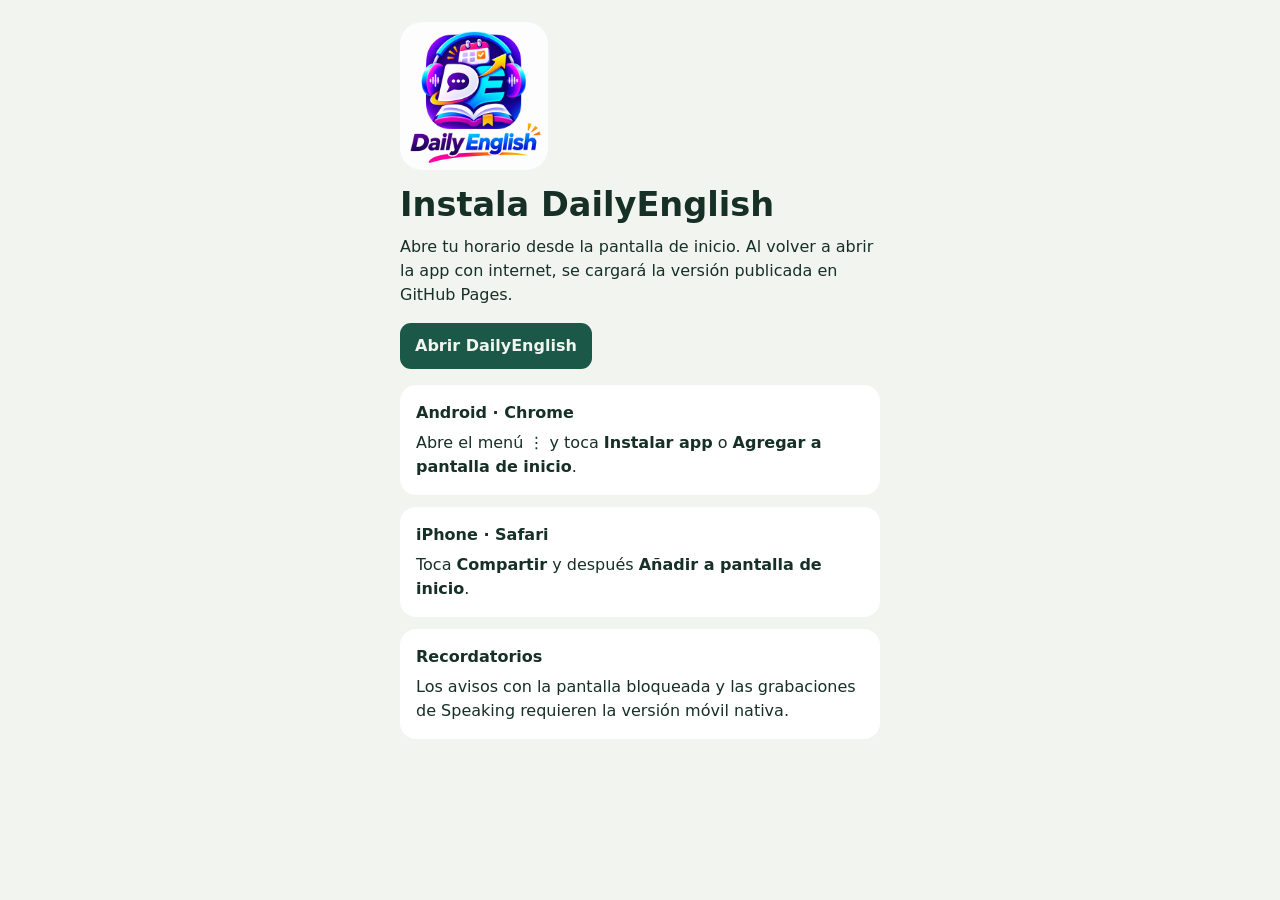
<file: dailyenglish/instalar.html>
<!doctype html>
<html lang="es">
<head>
  <meta charset="utf-8">
  <meta name="viewport" content="width=device-width, initial-scale=1">
  <meta name="theme-color" content="#113D32">
  <link rel="manifest" href="./manifest.webmanifest">
  <link rel="icon" href="./icon-192.png">
  <link rel="apple-touch-icon" href="./icon-192.png">
  <title>Instalar DailyEnglish</title>
  <style>
    :root{color-scheme:light dark;--bg:#f2f5ef;--ink:#162f27;--card:#fff;--accent:#1b5847}
    @media(prefers-color-scheme:dark){:root{--bg:#111e19;--ink:#edf4eb;--card:#1a2b23;--accent:#acdDB9}}
    body{margin:0;padding:22px;background:var(--bg);color:var(--ink);font:16px/1.5 system-ui,sans-serif}
    main{margin:0 auto;max-width:480px}
    img{display:block;width:148px;height:148px;border-radius:22px}
    h1{line-height:1.15;font-size:2.1rem;margin:16px 0 10px}
    section{background:var(--card);padding:16px;border-radius:16px;margin:12px 0}
    h2{font-size:1rem;margin:0 0 6px}
    p{margin:0 0 12px}
    section p{margin:0}
    a,button{display:inline-block;padding:11px 15px;background:var(--accent);color:var(--bg);font:inherit;font-weight:700;border:0;border-radius:11px;text-decoration:none;cursor:pointer;margin:4px 6px 4px 0}
    [hidden]{display:none}
  </style>
</head>
<body>
  <main>
    <img src="./logo.png" alt="Logo de DailyEnglish">
    <h1>Instala DailyEnglish</h1>
    <p>Abre tu horario desde la pantalla de inicio. Al volver a abrir la app con internet, se cargará la versión publicada en GitHub Pages.</p>
    <button type="button" id="install" hidden>Instalar DailyEnglish</button>
    <a href="./">Abrir DailyEnglish</a>
    <section><h2>Android · Chrome</h2><p>Abre el menú ⋮ y toca <strong>Instalar app</strong> o <strong>Agregar a pantalla de inicio</strong>.</p></section>
    <section><h2>iPhone · Safari</h2><p>Toca <strong>Compartir</strong> y después <strong>Añadir a pantalla de inicio</strong>.</p></section>
    <section><h2>Recordatorios</h2><p>Los avisos con la pantalla bloqueada y las grabaciones de Speaking requieren la versión móvil nativa.</p></section>
  </main>
  <script>
    if ('serviceWorker' in navigator) navigator.serviceWorker.register('./sw.js').catch(console.warn);
    let prompt;
    const button = document.querySelector('#install');
    addEventListener('beforeinstallprompt', event => { event.preventDefault(); prompt = event; button.hidden = false; });
    button.addEventListener('click', async () => {
      if (!prompt) return;
      await prompt.prompt();
      prompt = null;
      button.hidden = true;
    });
    addEventListener('appinstalled', () => { button.hidden = true; });
  </script>
</body>
</html>
</file>
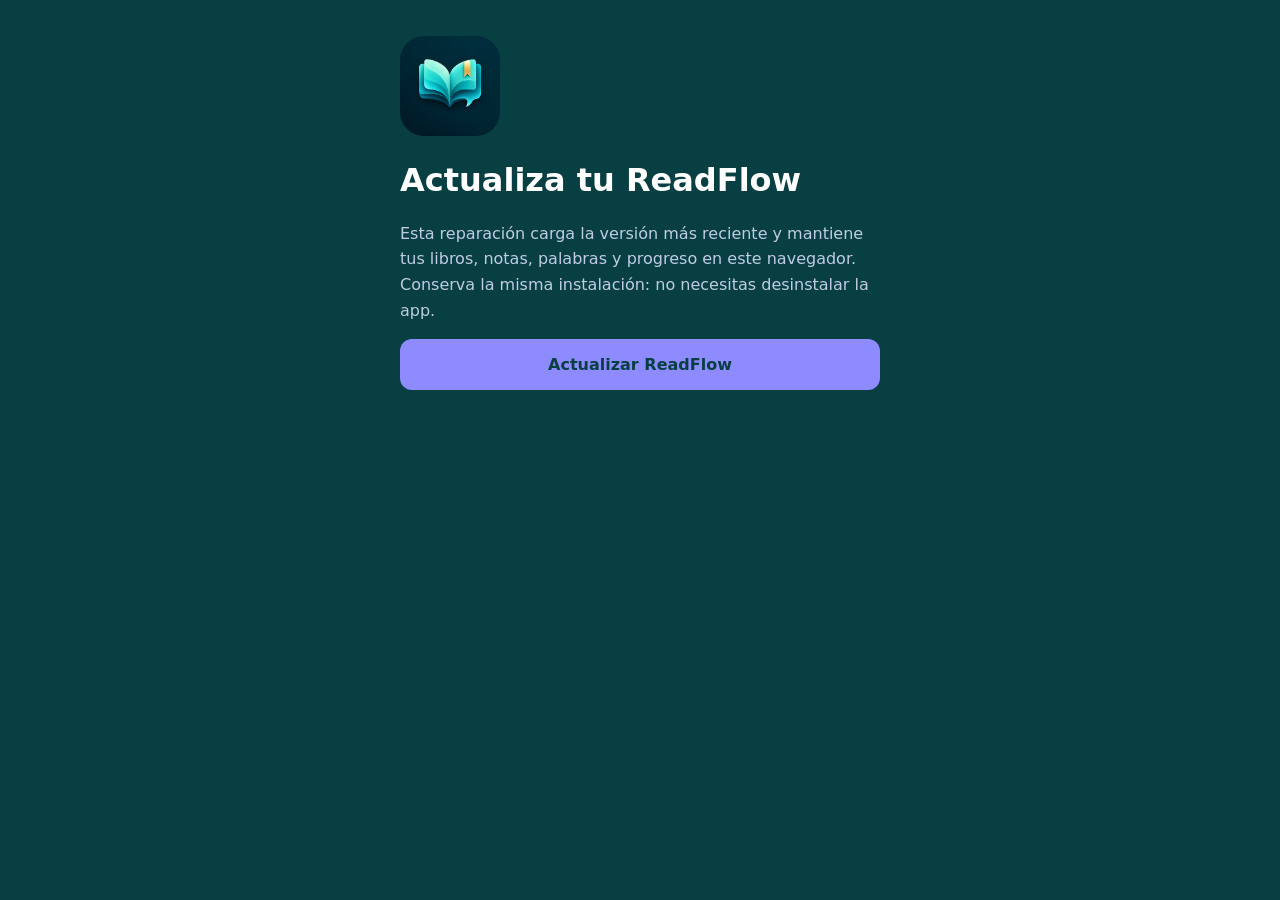
<file: readflow/actualizar.html>
<!DOCTYPE html><html lang="es"><meta charset="utf-8"><meta name="viewport" content="width=device-width,initial-scale=1"><meta name="theme-color" content="#083f43"><title>Actualizar ReadFlow</title><style>body{background:#083f43;color:white;font:16px system-ui;margin:0;padding:36px 24px;max-width:480px;margin:auto}img{width:100px;border-radius:24px}p{line-height:1.6;color:#c0cce4}button{background:#8e8aff;color:#083f43;font:bold 16px system-ui;border:0;border-radius:12px;padding:16px;width:100%;cursor:pointer}</style><img src="logo.png" alt="ReadFlow"><h1>Actualiza tu ReadFlow</h1><p>Esta reparación carga la versión más reciente y mantiene tus libros, notas, palabras y progreso en este navegador. Conserva la misma instalación: no necesitas desinstalar la app.</p><button id="go">Actualizar ReadFlow</button><p id="status" role="status"></p><script>
document.getElementById('go').onclick=async()=>{const button=document.getElementById('go');button.disabled=true;document.getElementById('status').textContent='Preparando la nueva versión…';try{
 const response=await fetch('./version.json?t='+Date.now(),{cache:'no-store',credentials:'same-origin'});if(!response.ok||!(response.headers.get('content-type')||'').includes('json'))throw Error('Abre este enlace en Chrome y comprueba que estás en tu dirección nueva.');const version=await response.json();
 if('serviceWorker'in navigator){const r=await navigator.serviceWorker.getRegistration('./');if(r)await r.unregister();}
 if('caches'in window){const keys=await caches.keys();await Promise.all(keys.filter(k=>k.startsWith('readflow-shell-')).map(k=>caches.delete(k)));}
 location.replace('./?updated='+encodeURIComponent(version.version)+'&t='+Date.now());
 }catch(error){button.disabled=false;document.getElementById('status').textContent=error.message;}};
</script></html>
</file>
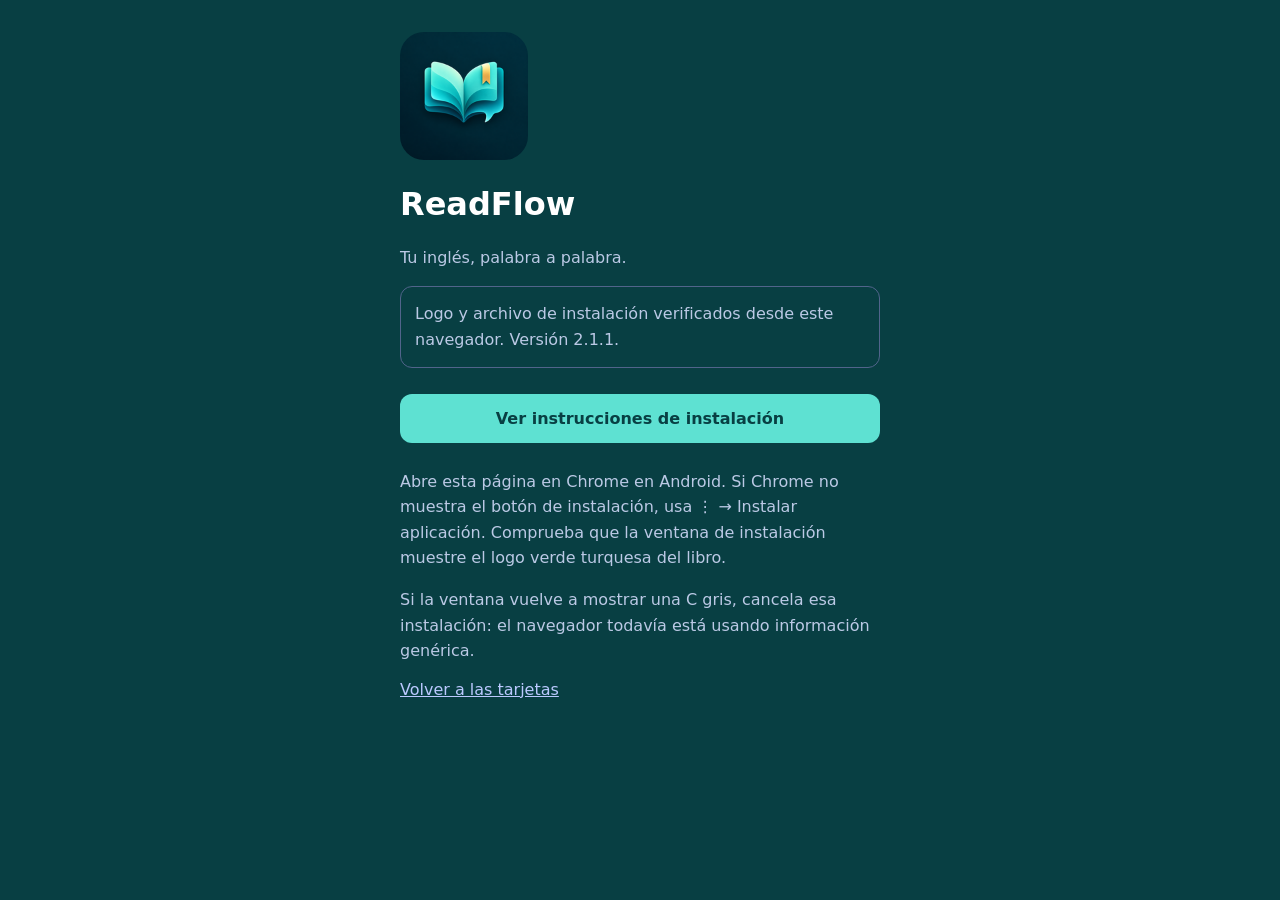
<file: readflow/instalar.html>
<!doctype html><html lang="es"><head><meta charset="utf-8"><meta name="viewport" content="width=device-width,initial-scale=1"><meta name="theme-color" content="#083f43"><title>ReadFlow</title><link rel="manifest" href="manifest.webmanifest"><link rel="icon" type="image/png" sizes="192x192" href="readflow-icon-v2-192.png"><link rel="shortcut icon" href="favicon.ico"><link rel="apple-touch-icon" href="readflow-icon-v2-180.png"><style>body{font:16px system-ui;background:#083f43;color:white;max-width:480px;margin:auto;padding:32px 24px}img{border-radius:24px;width:128px;height:128px}p{line-height:1.6;color:#bbc9e5}button,a{font:inherit}button{width:100%;padding:15px;background:#5ee1d2;color:#083f43;font-weight:700;border:0;border-radius:12px;margin:10px 0}a{color:#bbc9ff}#status{padding:14px;border:1px solid #51648b;border-radius:12px}</style></head><body><img src="readflow-icon-v2-192.png" alt="Logo de ReadFlow"><h1>ReadFlow</h1><p>Tu inglés, palabra a palabra.</p><p id="status" role="status">Comprobando el archivo de instalación y el logo…</p><button id="install" disabled>Instalar ReadFlow</button><p>Abre esta página en Chrome en Android. Si Chrome no muestra el botón de instalación, usa ⋮ → Instalar aplicación. Comprueba que la ventana de instalación muestre el logo verde turquesa del libro.</p><p>Si la ventana vuelve a mostrar una C gris, cancela esa instalación: el navegador todavía está usando información genérica.</p><a href="./">Volver a las tarjetas</a><script>
let promptEvent=null,valid=false;const button=document.getElementById('install'),status=document.getElementById('status');window.addEventListener('beforeinstallprompt',e=>{e.preventDefault();promptEvent=e;if(valid){button.disabled=false;button.textContent='Instalar ReadFlow';}});
async function check(){try{const r=await fetch('./manifest.webmanifest?t='+Date.now(),{credentials:'include',cache:'no-store'});if(!r.ok)throw Error('No se pudo descargar el archivo de instalación ('+r.status+').');if(!(r.headers.get('content-type')||'').match(/json|manifest/))throw Error('La respuesta no es el archivo de instalación. Revisa que subiste todos los archivos.');const m=await r.json();if(m.name!=='ReadFlow'||!m.icons?.some(i=>i.src.includes('readflow-icon-v2')))throw Error('El servidor no devolvió la configuración de ReadFlow.');const image=new Image();image.src='./readflow-icon-v2-192.png';await image.decode();valid=true;button.disabled=false;status.textContent='Logo y archivo de instalación verificados desde este navegador. Versión 2.1.1.';button.textContent=promptEvent?'Instalar ReadFlow':'Ver instrucciones de instalación';}catch(e){status.textContent=e.message+' No instales todavía; comprueba la carga de todos los archivos en el alojamiento.';}}
button.onclick=async()=>{if(promptEvent){await promptEvent.prompt();promptEvent=null;}else{status.textContent='Chrome → menú ⋮ → Instalar aplicación. Si dice Abrir aplicación, ReadFlow ya está instalada. Verifica el logo del libro turquesa en la confirmación antes de aceptar.';}};check();
</script></body></html>
</file>
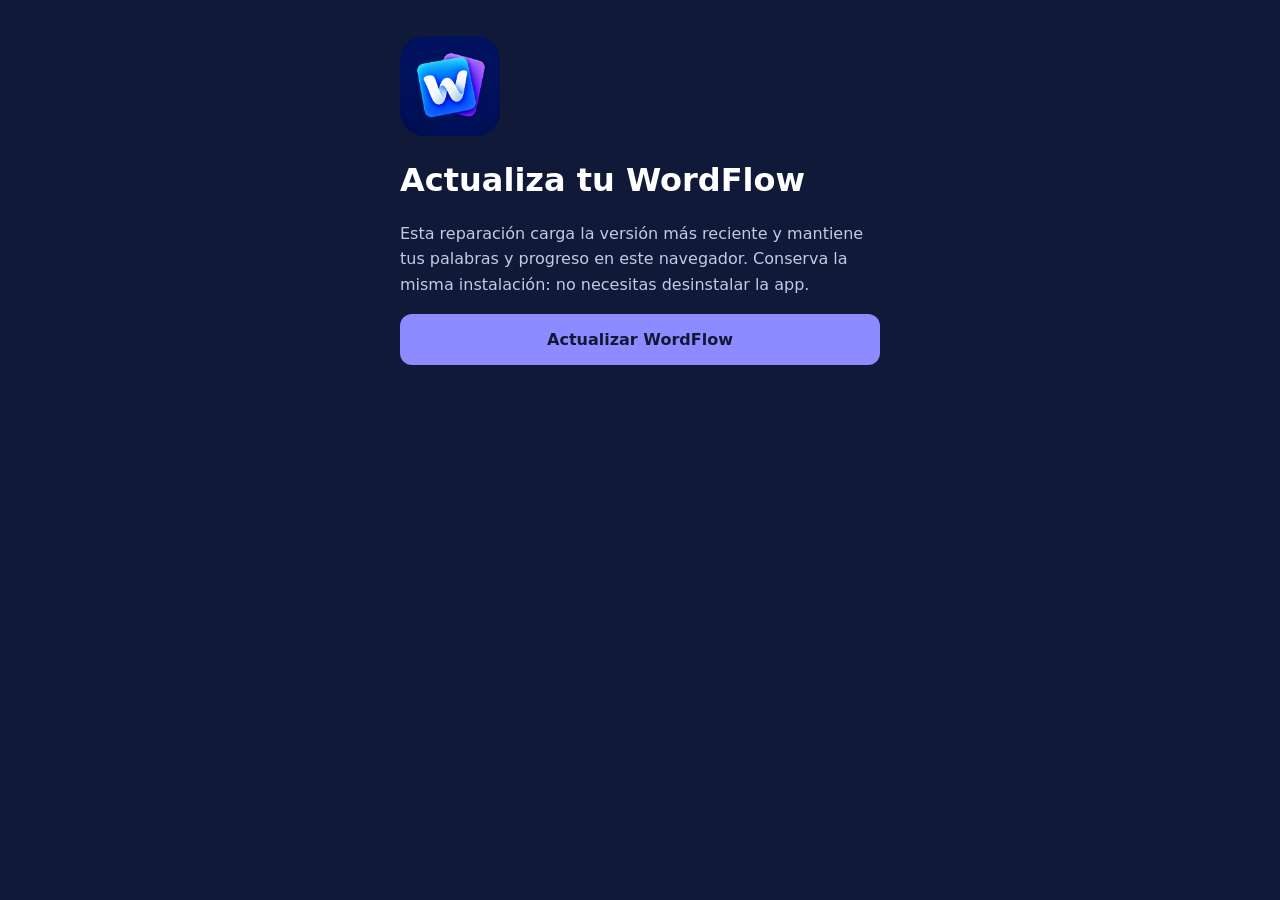
<file: wordflow/actualizar.html>
<!DOCTYPE html><html lang="es"><meta charset="utf-8"><meta name="viewport" content="width=device-width,initial-scale=1"><meta name="theme-color" content="#101a38"><title>Actualizar WordFlow</title><style>body{background:#101a38;color:white;font:16px system-ui;margin:0;padding:36px 24px;max-width:480px;margin:auto}img{width:100px;border-radius:24px}p{line-height:1.6;color:#c0cce4}button{background:#8e8aff;color:#101a38;font:bold 16px system-ui;border:0;border-radius:12px;padding:16px;width:100%;cursor:pointer}</style><img src="logo.png" alt="WordFlow"><h1>Actualiza tu WordFlow</h1><p>Esta reparación carga la versión más reciente y mantiene tus palabras y progreso en este navegador. Conserva la misma instalación: no necesitas desinstalar la app.</p><button id="go">Actualizar WordFlow</button><p id="status" role="status"></p><script>
document.getElementById('go').onclick=async()=>{const button=document.getElementById('go');button.disabled=true;document.getElementById('status').textContent='Preparando la nueva versión…';try{
 const response=await fetch('./version.json?t='+Date.now(),{cache:'no-store',credentials:'same-origin'});if(!response.ok||!(response.headers.get('content-type')||'').includes('json'))throw Error('Abre este enlace en Chrome y comprueba que estás en tu dirección nueva.');const version=await response.json();
 await window.activateWordFlowUpdate();
 location.replace('./?updated='+encodeURIComponent(version.version)+'&t='+Date.now());
 }catch(error){button.disabled=false;document.getElementById('status').textContent=error.message;}};
</script></html>
</file>
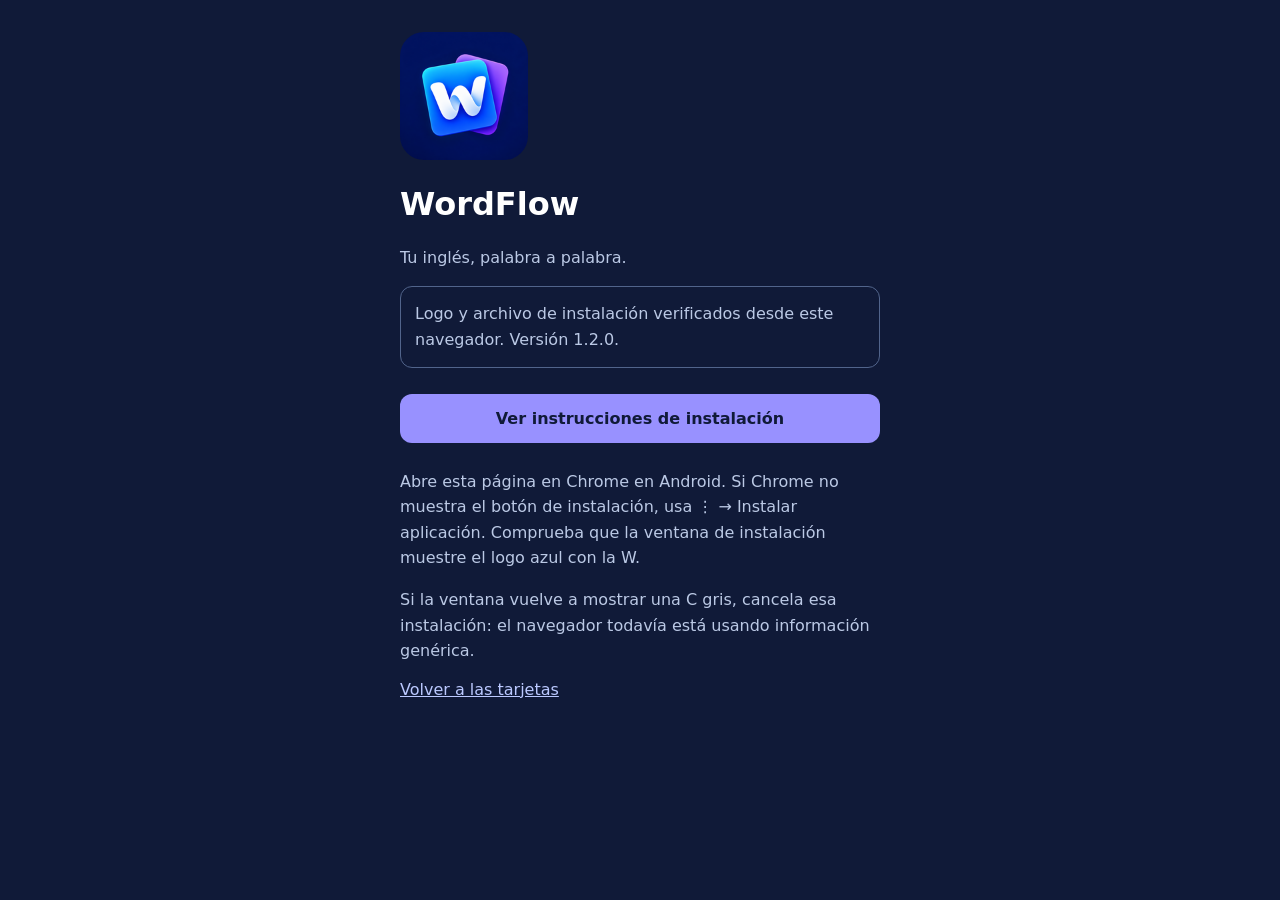
<file: wordflow/instalar.html>
<!doctype html><html lang="es"><head><meta charset="utf-8"><meta name="viewport" content="width=device-width,initial-scale=1"><meta name="theme-color" content="#101a38"><title>WordFlow</title><link rel="manifest" href="manifest.webmanifest"><link rel="icon" type="image/png" sizes="192x192" href="wordflow-icon-v2-192.png"><link rel="shortcut icon" href="favicon.ico"><link rel="apple-touch-icon" href="wordflow-icon-v2-180.png"><style>body{font:16px system-ui;background:#101a38;color:white;max-width:480px;margin:auto;padding:32px 24px}img{border-radius:24px;width:128px;height:128px}p{line-height:1.6;color:#bbc9e5}button,a{font:inherit}button{width:100%;padding:15px;background:#9891ff;color:#101a38;font-weight:700;border:0;border-radius:12px;margin:10px 0}a{color:#bbc9ff}#status{padding:14px;border:1px solid #51648b;border-radius:12px}</style></head><body><img src="wordflow-icon-v2-192.png" alt="Logo de WordFlow"><h1>WordFlow</h1><p>Tu inglés, palabra a palabra.</p><p id="status" role="status">Comprobando el archivo de instalación y el logo…</p><button id="install" disabled>Instalar WordFlow</button><p>Abre esta página en Chrome en Android. Si Chrome no muestra el botón de instalación, usa ⋮ → Instalar aplicación. Comprueba que la ventana de instalación muestre el logo azul con la W.</p><p>Si la ventana vuelve a mostrar una C gris, cancela esa instalación: el navegador todavía está usando información genérica.</p><a href="./">Volver a las tarjetas</a><script>
let promptEvent=null,valid=false;const button=document.getElementById('install'),status=document.getElementById('status');window.addEventListener('beforeinstallprompt',e=>{e.preventDefault();promptEvent=e;if(valid){button.disabled=false;button.textContent='Instalar WordFlow';}});
async function check(){try{const r=await fetch('./manifest.webmanifest?t='+Date.now(),{credentials:'include',cache:'no-store'});if(!r.ok)throw Error('No se pudo descargar el archivo de instalación ('+r.status+').');if(!(r.headers.get('content-type')||'').match(/json|manifest/))throw Error('La respuesta no es el archivo de instalación. Revisa que subiste todos los archivos.');const m=await r.json();if(m.name!=='WordFlow'||!m.icons?.some(i=>i.src.includes('wordflow-icon-v2')))throw Error('El servidor no devolvió la configuración de WordFlow.');const image=new Image();image.src='./wordflow-icon-v2-192.png';await image.decode();valid=true;button.disabled=false;status.textContent='Logo y archivo de instalación verificados desde este navegador. Versión 1.2.0.';button.textContent=promptEvent?'Instalar WordFlow':'Ver instrucciones de instalación';}catch(e){status.textContent=e.message+' No instales todavía; comprueba la carga de todos los archivos en el alojamiento.';}}
button.onclick=async()=>{if(promptEvent){await promptEvent.prompt();promptEvent=null;}else{status.textContent='Chrome → menú ⋮ → Instalar aplicación. Si dice Abrir aplicación, WordFlow ya está instalada. Verifica el logo azul en la confirmación antes de aceptar.';}};check();
</script></body></html>
</file>
<file: readflow/readflow.css>
.rf-logo{border-radius:13px;object-fit:cover}.rf-tabs,.rf-actions{display:flex;flex-wrap:wrap;gap:8px;margin:12px 0}.rf-tabs button[aria-pressed=true]{background:#127579;color:white}#rfDialog{width:calc(100% - 24px);max-width:720px;max-height:90dvh;overflow-y:auto;border:1px solid var(--line);border-radius:20px;background:var(--surface);color:var(--text);padding:24px;box-shadow:0 20px 80px #0004}#rfDialog::backdrop{background:#001b25aa;backdrop-filter:blur(5px)}#rfDialog header{display:flex;align-items:center;justify-content:space-between;gap:12px}#rfDialog h2{margin:0}#rfDialog p{line-height:1.65;font-size:14px;color:var(--muted)}#rfDialog button{border:1px solid var(--line);padding:10px 14px;border-radius:10px;background:var(--surface-strong);color:var(--text);min-height:44px;cursor:pointer;font:inherit;font-size:13px}#rfDialog input{display:block;margin-top:6px;width:100%;border:1px solid var(--line);border-radius:9px;padding:12px;background:var(--bg);color:var(--text);font-size:16px}.rf-list article{border:1px solid var(--line);border-radius:14px;padding:18px;margin:12px 0;overflow-wrap:anywhere}.rf-list h3{margin:0}.rf-list blockquote{border-left:3px solid #1a9696;padding-left:12px;margin-left:0;white-space:pre-wrap}.rf-study{text-align:center;padding:25px 10px}.rf-study h2{font-family:Georgia,serif;font-size:32px;overflow-wrap:anywhere}.rf-study .rf-actions{justify-content:center}#rfNotice{position:fixed;left:50%;bottom:24px;transform:translateX(-50%);z-index:9999;width:min(90vw,600px);padding:15px 20px;background:#083f43;color:white;border-radius:12px;box-shadow:0 8px 40px #0003;font-size:14px}#rfAnalyzeSelection,#rfUpdate{position:fixed;bottom:16px;right:16px;z-index:150;padding:14px 18px;border-radius:30px;background:#116c70;color:white;border:2px solid #fff;box-shadow:0 6px 22px #0004;font-weight:700}#rfUpdate{bottom:78px}button:focus-visible,input:focus-visible{outline:3px solid #25aaaa;outline-offset:3px}[hidden]{display:none!important}@media(max-width:700px){#rfDialog{padding:18px}.reader-page{padding-inline:18px!important}.sidebar{overflow-y:auto;max-height:100dvh}.rf-tabs button{flex:1}.nav-item{min-height:44px}.brand h1{font-size:22px}}@media(prefers-reduced-motion:reduce){*{transition:none!important;scroll-behavior:auto!important}}
</file>
<file: wordflow/wordflow.css>
:root{--ink:#101a38;--card-bg:#1a284a;--amber:#abacff;--sage:#65c9b0;--muted:#b0bbd2;--font-display:-apple-system,BlinkMacSystemFont,'Segoe UI',sans-serif}body{background:radial-gradient(ellipse at 0 0,#283b70,transparent 55%),#101a38;padding-top:max(24px,env(safe-area-inset-top));padding-bottom:max(50px,env(safe-area-inset-bottom))}.brand{width:100%;max-width:560px;display:flex;align-items:center;gap:12px;margin-bottom:30px}.brand img{border-radius:15px}.brand strong{display:block;font-size:24px;letter-spacing:-1px}.brand span{display:block;font-size:12px;color:var(--muted);margin-top:3px}.brand button{margin-left:auto;background:#24345a;color:white}.header{text-align:left;margin-bottom:22px}h1{font-size:28px}.eyebrow{letter-spacing:1.5px}.pack-tile{color:var(--paper);min-height:86px}.pack-tile .num{font-size:23px}.pack-tile .range{font-size:11px}.pack-grid{gap:12px}.search-row input{font-size:16px}.face-back{overflow:auto}.word{overflow-wrap:anywhere}.back-ex{overflow-wrap:anywhere}.face-back{padding:24px}.controls button{min-height:48px}button:focus-visible,input:focus-visible,textarea:focus-visible{outline:3px solid #b8baff;outline-offset:3px}dialog{color:#edf1fc;background:#182747;border:1px solid #415783;border-radius:20px;width:calc(100% - 24px);max-width:510px;padding:24px;max-height:88dvh;overflow-y:auto}dialog::backdrop{background:#060d22bb;backdrop-filter:blur(6px)}.dialog-head{display:flex;align-items:center;justify-content:space-between;gap:10px}.dialog-head h2{margin:0}dialog p{font-size:13px;line-height:1.65;color:#bdc9e0}dialog h3{margin:24px 0 12px;font-size:17px}dialog label{display:block;font-size:13px;margin-bottom:12px}dialog input,dialog textarea{display:block;width:100%;margin-top:6px;padding:12px;border:1px solid #526082;border-radius:10px;background:#101a38;color:white;font:inherit;font-size:16px}dialog button{background:#2b3b65;color:white}dialog .primary{background:#8883ff;color:#10132a;width:100%}.actions{display:flex;gap:10px;flex-wrap:wrap}#notice,#updateBtn{width:100%;max-width:560px;padding:12px;border-radius:10px;background:#334e69;color:white;margin-bottom:16px;font-size:14px}.version{opacity:.65}[hidden]{display:none!important}@media(prefers-reduced-motion:reduce){*{transition:none!important}}@media(max-width:380px){.word{font-size:30px}.brand strong{font-size:21px}.controls{gap:6px}.face-back{padding:20px}}
</file>
<file: wordflow/streak.css>
.streak-panel {
  --streak-gold: #ffc27e;
  display: grid;
  gap: 13px;
  margin: 0 0 22px;
  padding: clamp(14px, 4vw, 21px);
  border: 1px solid #665390;
  border-radius: 20px;
  background: linear-gradient(145deg, #35234e, #1c2949 80%);
  color: #faf4ff;
}

.streak-intro, .streak-totals, .streak-meter, .streak-actions {
  display: flex;
  align-items: center;
  gap: 10px;
}

.streak-panel h2 {
  margin: 0;
  color: #fff8fc;
  font-size: clamp(18px, 4.8vw, 23px);
  line-height: 1.16;
}

.streak-intro p {
  margin: 5px 0 0;
  color: #ddd3ef;
  font-size: 13px;
  line-height: 1.45;
}

.streak-emblem, .study-streak img, .milestone-art img {
  flex: none;
  border-radius: 50%;
}

.streak-panel[data-complete="false"] .streak-emblem {
  filter: saturate(.73);
}

.streak-panel[data-complete="true"] .streak-emblem {
  box-shadow: 0 0 18px #ffa94286;
}

.streak-totals {
  justify-content: space-between;
  flex-wrap: wrap;
  color: #dfd5f4;
  font-size: 13px;
}

.streak-totals > strong {
  color: var(--streak-gold);
  font-size: 24px;
  line-height: 1.1;
}

.streak-week {
  display: grid;
  grid-template-columns: repeat(7, minmax(0, 1fr));
  gap: 3px;
  margin: 0;
  padding: 0;
  list-style: none;
}

.streak-week li {
  display: grid;
  justify-items: center;
  gap: 5px;
  color: #d0c6e5;
  font-size: 12px;
}

.streak-week b {
  display: grid;
  place-items: center;
  width: 25px;
  height: 25px;
  border-radius: 50%;
  background: #424260;
}

.streak-week [data-day-state="today"] b {
  background: #6a5496;
  color: #fff;
}

.streak-week [data-day-state="complete"] b {
  background: var(--streak-gold);
  color: #352452;
}

.streak-meter {
  display: grid;
  grid-template-columns: 1fr auto;
  gap: 5px 10px;
  color: #ece5fb;
  font-size: 13px;
}

.streak-meter > progress {
  grid-column: 1 / -1;
  width: 100%;
  height: 11px;
  accent-color: var(--streak-gold);
}

.streak-actions {
  flex-wrap: wrap;
}

.streak-actions button, .reminder-actions button, #reminderAdd, .reminder-hour button, #closeMilestone {
  min-height: 44px;
  padding: 8px 12px;
  border: 1px solid #6a5897;
  border-radius: 10px;
  background: #333f63;
  color: #fff;
  font: 650 13px/1.25 system-ui, sans-serif;
}

.streak-actions #streakContinue, #closeMilestone {
  background: #e0d2ff;
  color: #24143f;
}

.study-streak {
  position: relative;
  display: flex;
  align-items: center;
  width: fit-content;
  max-width: 100%;
  gap: 8px;
  min-height: 37px;
  margin: 0 0 12px;
  padding: 4px 11px 4px 5px;
  border-radius: 30px;
  background: #211932;
  color: #f9e2c4;
  font: 600 13px/1.3 system-ui, sans-serif;
}

.streak-daily-sparks {
  pointer-events: none;
  position: absolute;
  inset: 0;
  opacity: 0;
  border-radius: inherit;
}

.streak-earned .streak-daily-sparks {
  animation: streak-spark .8s cubic-bezier(.17, .7, .25, 1);
}

@keyframes streak-spark {
  0% { opacity: 0; box-shadow: 0 0 0 2px #ffc27e; }
  30% { opacity: .92; box-shadow: 0 0 15px 3px #ffc27e; }
  100% { opacity: 0; box-shadow: 0 0 24px 11px #ffc27e; }
}

#reminderHours, .reminder-actions {
  display: grid;
  gap: 8px;
}

.reminder-hour {
  display: flex;
  align-items: center;
  gap: 8px;
}

#streakReminderDialog .reminder-hour input {
  color-scheme: dark;
  flex: 1;
  min-width: 0;
  margin: 0;
}

.reminder-actions, #reminderAdd {
  margin-top: 12px;
}

#streakReminderDialog #reminderStatus {
  margin-bottom: 0;
}

#streakCelebration {
  background: linear-gradient(153deg, #392655, #1f2348);
  text-align: center;
  max-width: 360px;
}

#streakCelebration[data-gold="true"] {
  background: linear-gradient(153deg, #533a37, #312340);
  border-color: #f3bd71;
}

.milestone-art {
  position: relative;
  display: grid;
  justify-items: center;
  padding-block: 9px;
  isolation: isolate;
}

.milestone-art img {
  animation: milestone-rise .63s ease-out both;
}

.milestone-sparks {
  position: absolute;
  inset: 0;
  z-index: -1;
  background:
    radial-gradient(circle at 13% 45%, #fca94d 0 3px, transparent 4px),
    radial-gradient(circle at 29% 12%, #e5aeff 0 4px, transparent 5px),
    radial-gradient(circle at 84% 35%, #feca79 0 4px, transparent 5px),
    radial-gradient(circle at 72% 78%, #e6b1ff 0 3px, transparent 4px),
    radial-gradient(circle at 18% 82%, #eca961 0 3px, transparent 4px),
    radial-gradient(ellipse at center, #ce8d5a9e 0%, transparent 64%);
  animation: milestone-burst 1.55s ease-out both;
}

@keyframes milestone-rise {
  from { transform: scale(.64); opacity: .65; }
  to { transform: scale(1); opacity: 1; }
}

@keyframes milestone-burst {
  0% { transform: scale(.42); opacity: .24; }
  37% { transform: scale(1); opacity: 1; }
  100% { transform: scale(1.12); opacity: .5; }
}

.streak-sr {
  position: absolute;
  width: 1px;
  height: 1px;
  overflow: hidden;
  clip-path: inset(50%);
  white-space: nowrap;
}

@media (prefers-reduced-motion: reduce) {
  .streak-earned .streak-daily-sparks, .milestone-art img, .milestone-sparks {
    animation: none;
  }
}
</file>
